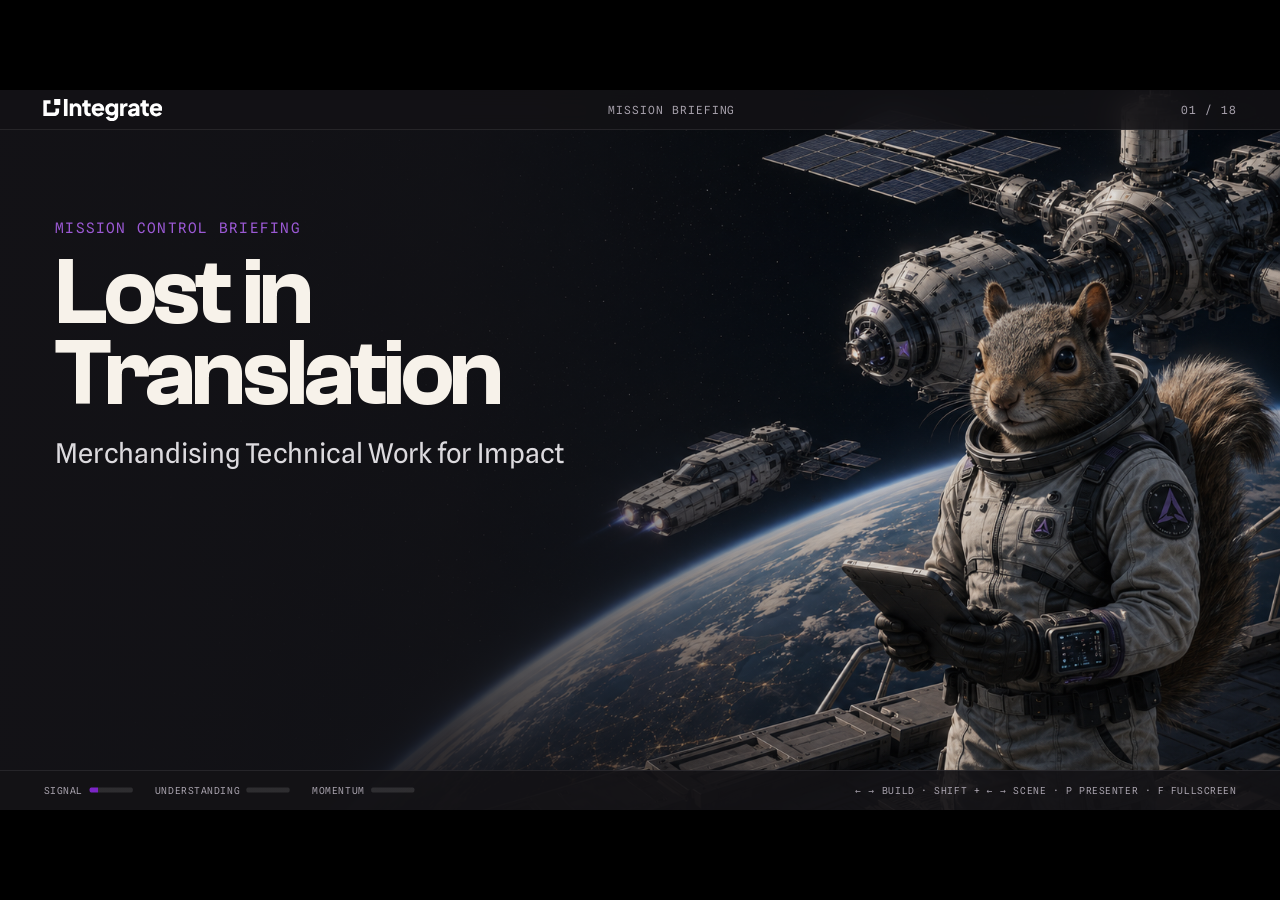
<file: index.html>
<!doctype html><html lang="en"><head><meta charset="utf-8"><meta name="viewport" content="width=device-width,initial-scale=1"><title>Lost in Translation</title><link rel="stylesheet" href="styles.css?v=brand-lab-v1"></head><body>
<div class="stage" id="stage">
<header class="topbar"><img src="assets/integrate-wordmark.svg" class="wordmark" alt="Integrate"><div class="phase" id="phase">MISSION BRIEFING</div><div class="count" id="count">01 / 18</div></header>
<main>
<section class="scene active scene-hero" data-phase="MISSION BRIEFING"><div class="hero-bg"></div><div class="hero-copy"><div class="eyebrow">MISSION CONTROL BRIEFING</div><h1>Lost in<br>Translation</h1><p>Merchandising Technical Work for Impact</p></div></section>

<section class="scene scene-console" data-phase="MISSION BRIEFING"><div class="scene-title">Incoming transmission</div><div class="transmission-grid"><article class="panel transmission"><span class="label">FIELD ENGINEER</span><p class="huge fragment">“Mission Control, docking alignment requires twelve manual corrections before every cargo transfer.”</p></article><article class="panel understanding acorn-panel"><img src="assets/acorn-tablet.png" class="acorn-img" alt="Commander Acorn reviewing data"><span class="label">MISSION CONTROL</span><div class="status fragment">MESSAGE RECEIVED</div><div class="status dim fragment">MEANING UNCLEAR</div><p class="clarify fragment">Please clarify.</p></article></div></section>

<section class="scene scene-console scene-translation" data-phase="MISSION BRIEFING"><div class="scene-title">The translation</div><h1 class="translation-heading">Same work.<br><em>Clearer meaning.</em></h1><div class="translation-compare"><article class="translation-card original"><span class="translation-label">ORIGINAL SIGNAL</span><blockquote>Docking alignment requires twelve manual corrections before every cargo transfer.</blockquote><b class="translation-status">CONTEXT INCOMPLETE</b></article><div class="translation-arrow fragment" aria-hidden="true">→</div><article class="translation-card translated fragment"><span class="translation-label">TRANSLATED FOR MISSION CONTROL</span><blockquote>If we spend one six-hour EVA redesigning the sequence now, we can make future cargo transfers predictable and protect upcoming mission schedules.</blockquote><div class="translation-signals"><span>Impact clear</span><span>Investment visible</span><span>Next step understood</span></div></article></div><div class="translation-takeaway fragment"><span>WHAT CHANGED?</span><p>The work didn’t change. <b>The translation did.</b></p><small>Clear translation makes useful discussion possible.</small></div></section>

<section class="scene scene-light" data-phase="SIGNAL ACQUISITION"><div class="scene-title dark">Every role sees a signal</div><div class="radar-layout"><div class="roles panel-light"><div class="role fragment"><b>Software Engineer</b><span>Architecture is constraining change.</span></div><div class="role fragment"><b>Design Engineer</b><span>The crew workflow creates friction.</span></div><div class="role fragment"><b>QA Engineer</b><span>The same regression pattern repeats.</span></div><div class="role fragment"><b>DevSecOps Engineer</b><span>Operational risk is increasing.</span></div><div class="role fragment"><b>Product Manager</b><span>Mission schedules are less predictable.</span></div></div><div class="radar panel-dark"><div class="radar-target"><div class="rings"></div><div class="sweep"></div><div class="center">SHARED<br>OPPORTUNITY</div></div><i class="blip b1"></i><i class="blip b2"></i><i class="blip b3"></i><i class="blip b4"></i><i class="blip b5"></i></div></div><h2 class="bottom-line dark fragment">We see the signals. Clarifying them turns observation into understanding and impact.</h2></section>

<section class="scene scene-dark scene-manifest" data-phase="SIGNAL ACQUISITION"><div class="scene-title">Merchandising, redefined</div><div class="manifest-stage"><div class="manifest-copy"><h1>The launch manifest has limited capacity.</h1><div class="manifest-list" aria-label="Launch manifest"><div class="manifest-list-title"><span>LAUNCH MANIFEST</span><b>LIMITED CAPACITY</b></div><div class="payload on"><span>Customer capability</span><b>MANIFESTED</b></div><div class="payload on"><span>Reliability improvement</span><b>MANIFESTED</b></div><div class="payload candidate fragment"><span>Docking sequence</span><b>CANDIDATE</b></div><div class="payload off"><span>Secondary enhancement</span><b>NOT MANIFESTED</b></div></div></div><figure class="manifest-visual fragment"><img src="assets/shipping-container-payload.png" alt="A launch container filled with manifested payloads and a small highlighted area of remaining capacity"><figcaption><span>MANIFEST CAPACITY</span><i></i><i></i><i></i><i></i><i></i><i></i><i class="open"></i><i class="open"></i></figcaption></figure><div class="manifest-message fragment"><span>THE OPPORTUNITY</span><p>We can change what we include if we clearly explain why.</p><div class="manifest-definition"><b>MERCHANDISING</b><span>Translating technical work into value so people can understand it and make informed decisions.</span></div></div></div></section>

<section class="scene scene-clarify-signal" data-phase="SIGNAL ACQUISITION"><div class="clarify-signal-bg"></div><div class="scene-title">Clarify the signal</div><div class="clarify-signal-copy"><h1>Clarity begins with curiosity.</h1><p>The best questions uncover the meaning behind the message.</p><div class="signal-questions" aria-label="Questions that clarify a signal"><div class="signal-question fragment"><b>01</b><span>What’s the real need?</span></div><div class="signal-question fragment"><b>02</b><span>What outcome are we trying to achieve?</span></div><div class="signal-question fragment"><b>03</b><span>Who needs to understand it?</span></div><div class="signal-question fragment"><b>04</b><span>What will it take to achieve that outcome?</span></div><div class="signal-question fragment"><b>05</b><span>How will we create opportunities for understanding?</span></div></div></div></section>

<section class="scene scene-dark scene-fourp-v2" data-phase="PAYLOAD SELECTION"><div class="scene-title">The Four Ps begin with a signal</div><div class="fourp-v2-wrap"><div class="fourp-v2-copy"><h1>The Four Ps begin with a signal.</h1><p>Every proposal starts as something someone has noticed. The Four Ps help turn that signal into something people can understand and act on.</p></div><div class="signal-hub fragment"><div class="signal-pulse"></div><span>THE SIGNAL</span><b>What have we noticed?</b></div><div class="fourp-grid-v2"><article class="framework-card fragment"><i class="icon-cube"><svg viewBox="0 0 24 24" aria-hidden="true" focusable="false"><path d="M12 3 20 7.5 12 12 4 7.5 12 3Z"/><path d="M4 7.5V16.5L12 21 20 16.5V7.5M12 12V21"/></svg></i><b>Product</b><span>What are we really offering?</span></article><article class="framework-card fragment"><i class="icon-place"><svg viewBox="0 0 24 24" aria-hidden="true" focusable="false"><path d="M19 10C19 15 12 21 12 21S5 15 5 10A7 7 0 0 1 19 10Z"/><circle cx="12" cy="10" r="2.5"/></svg></i><b>Place</b><span>Who needs to understand it?</span></article><article class="framework-card fragment"><i class="icon-price"><svg viewBox="0 0 24 24" aria-hidden="true" focusable="false"><path d="M4 4H13L21 12 12 21 4 13V4Z"/><circle cx="8.5" cy="8.5" r="1.5"/></svg></i><b>Price</b><span>What are we asking them to invest?</span></article><article class="framework-card fragment"><i class="icon-promo"><svg viewBox="0 0 24 24" aria-hidden="true" focusable="false"><path d="M4 10V14H8L17 18V6L8 10H4Z"/><path d="M8 14 10 20H14L12 16M20 9V15"/></svg></i><b>Promotion</b><span>How will we create opportunities for understanding?</span></article></div></div></section>

<section class="scene scene-dark" data-phase="PAYLOAD SELECTION"><div class="scene-title">Product: what are you really offering?</div><div class="dock-product"><div class="dock-visual panel-dark image-card"><img src="assets/docking-approach-clean.png" alt="Cargo spacecraft approaching orbital logistics hub"><div class="visual-overlay"><span>DOCKING SEQUENCE</span><b>12 manual corrections</b><small>Signal: cargo transfers are becoming harder to predict.</small></div></div><div class="outcome-chain"><div class="fragment">Redesigned sequence</div><i class="fragment"></i><div class="fragment">Fewer corrections</div><i class="fragment"></i><div class="fragment">Predictable docking</div><i class="fragment"></i><div class="fragment">Faster cargo transfer</div><i class="fragment"></i><div class="fragment strong">More mission time</div></div></div><h2 class="bottom-line fragment">The product is often what your work makes possible, not what gets built.</h2></section>

<section class="scene scene-light scene-place" data-phase="PAYLOAD SELECTION"><div class="scene-title dark">Place: meet the audience where they are</div><div class="audience-translator"><div class="fixed"><i class="place-signal-icon" aria-hidden="true"><svg viewBox="0 0 24 24" focusable="false"><path d="M19 10C19 15 12 21 12 21S5 15 5 10A7 7 0 0 1 19 10Z"/><circle cx="12" cy="10" r="2.5"/></svg></i><span>SAME SIGNAL</span><b>Docking requires twelve manual corrections.</b></div><div class="audience-cards"><article class="fragment"><b>Software Engineer</b><span>Coupling makes change harder.</span></article><article class="fragment"><b>Design Engineer</b><span>The workflow creates avoidable friction.</span></article><article class="fragment"><b>QA Engineer</b><span>Manual correction creates inconsistent outcomes.</span></article><article class="fragment"><b>DevSecOps Engineer</b><span>Reliability and recoverability are deteriorating.</span></article><article class="fragment"><b>Product Manager</b><span>Mission schedules are harder to predict.</span></article></div></div><p class="note dark fragment">Same truth. Different audience. Different translation.</p></section>

<section class="scene scene-light" data-phase="PAYLOAD SELECTION"><div class="scene-title dark">Price: make the investment visible</div><div class="price-layout"><div class="request-card panel-light"><div class="resource fragment"><span>CREW</span><b>2 engineers</b></div><div class="resource fragment"><span>TIME</span><b>1 EVA / 6 hours</b></div><div class="resource fragment"><span>TRADEOFF</span><b>Routine maintenance shifts</b></div><div class="resource fragment"><span>EXPECTED RETURN</span><b>Predictable future docking</b></div></div><blockquote class="fragment">We are asking for one six-hour EVA now so future cargo transfers become predictable, while temporarily shifting routine maintenance.</blockquote></div><h2 class="bottom-line dark fragment">A persuasive request makes both the investment and the tradeoff visible.</h2></section>

<section class="scene scene-dark" data-phase="PAYLOAD SELECTION"><div class="scene-title">Promotion: momentum is intentional</div><div class="channels"><div class="fragment">Engineering review</div><i class="fragment"></i><div class="fragment">Mission brief</div><i class="fragment"></i><div class="fragment">Planning</div><i class="fragment"></i><div class="fragment">Demo</div><i class="fragment"></i><div class="fragment">Status update</div></div><div class="momentum-seq fragment"><span>Repetition</span><b>→</b><span>Recognition</span><b>→</b><span>Understanding</span><b>→</b><span>Alignment</span><b>→</b><span>Momentum</span></div><blockquote class="bigquote fragment">Momentum is earned through clarity and repetition, not volume.</blockquote></section>

<section class="scene scene-light" data-phase="LAUNCH AUTHORIZATION"><div class="scene-title dark">A practical translation toolkit</div><div class="toolkit-wrap"><div class="toolkit"><div class="fragment"><span>SIGNAL</span><b>What have we noticed?</b></div><div class="fragment"><span>IMPACT</span><b>Who or what is affected?</b></div><div class="fragment"><span>OUTCOME</span><b>What becomes different?</b></div><div class="fragment"><span>INVESTMENT</span><b>What are we asking for?</b></div><div class="fragment"><span>EVIDENCE</span><b>What supports the signal?</b></div><div class="fragment"><span>NEXT STEP</span><b>What should happen now?</b></div></div><aside class="acorn-side acorn-problem-example fragment"><img src="assets/acorn-cockpit.png" alt="Commander Acorn at mission controls"><div class="acorn-problem-copy"><b>Commander Acorn’s problem worksheet</b><div><span>PROBLEM · OBSERVED SIGNAL</span><p>Docking alignment requires twelve manual corrections before every cargo transfer.</p></div><div><span>WHY IT MATTERS</span><p>Cargo transfers are becoming harder to predict.</p></div></div></aside></div><h2 class="bottom-line dark fragment">This is not paperwork. It is thinking made visible.</h2></section>

<section class="scene scene-light" data-phase="LAUNCH AUTHORIZATION"><div class="scene-title dark">From request to useful discussion</div><div class="before-after"><article class="panel-light fragment"><span>BEFORE</span><p>We should redesign the docking sequence because it is difficult to maintain.</p><b class="bad">CONTEXT INCOMPLETE</b></article><article class="panel-dark translated-request fragment"><span>AFTER · FOR MISSION PLANNING</span><p class="request-build"><span class="fragment"><small>SIGNAL + IMPACT</small>Every cargo transfer now requires twelve manual corrections, creating schedule risk.</span><span class="fragment"><small>INVESTMENT + TIMING</small>We propose one focused EVA before the next mission</span><span class="fragment"><small>OUTCOME</small>to make future docking predictable.</span></p><b class="good fragment">READY FOR DISCUSSION</b></article></div><p class="note dark fragment">Clear translation does not guarantee agreement. It makes useful discussion possible.</p></section>

<section class="scene scene-workshop" data-phase="MISSION SIMULATION"><div class="scene-title">Mission simulation</div><div class="workshop-copy"><h1>Bring your own signal.</h1><p>Choose real work that deserves greater awareness, support, or momentum.</p><div class="chips fragment"><span>Technical constraint</span><span>Customer opportunity</span><span>Quality concern</span><span>Design improvement</span><span>Operational risk</span><span>Process change</span></div><div class="callout fragment"><b>Choose one signal.</b><span>Merchandise it for one audience.</span></div></div></section>

<section class="scene scene-mission-canvas" data-phase="MISSION SIMULATION"><div class="scene-title">Mission canvas</div><div class="canvas-intro"><h1>Practice makes better requests.</h1><p>Run a quick simulation. Turn a vague request into one that drives action.</p></div><div class="canvas"><div class="canvas-card"><i aria-hidden="true">⌁</i><span>SIGNAL</span><b>What have you noticed?</b></div><div class="canvas-card"><i aria-hidden="true">◇</i><span>PRODUCT</span><b>What outcome are you offering?</b></div><div class="canvas-card"><i aria-hidden="true">◎</i><span>PLACE</span><b>Who needs to understand?</b></div><div class="canvas-card"><i aria-hidden="true">$</i><span>PRICE</span><b>What investment or tradeoff?</b></div><div class="canvas-card"><i aria-hidden="true">▷</i><span>PROMOTION</span><b>Where should this appear again?</b></div><div class="canvas-card"><i aria-hidden="true">▥</i><span>EVIDENCE</span><b>What do you know or infer?</b></div><div class="canvas-card wide"><i aria-hidden="true">?</i><span>ASK</span><b>What should happen next?</b></div></div><img class="simulation-acorn" src="assets/acorn-character-tablet.png" alt="Commander Acorn holding a tablet"><div class="simulation-prompt" id="promptBar">Which question would you ask first to clarify this signal?</div><div class="timer"><span id="timerText">05:00</span><button id="timerBtn">Start Timer</button></div></section>

<section class="scene scene-light" data-phase="MISSION SIMULATION"><div class="scene-title dark">Crew debrief</div><h1 class="debrief-title">Who discovered something about their own idea?</h1><div class="debrief"><div class="fragment">What was your signal?</div><div class="fragment">What outcome did you identify?</div><div class="fragment">Who needs to understand it?</div><div class="fragment">What are you asking for?</div><div class="fragment">What changed as you translated it?</div></div></section>

<section class="scene scene-dark" data-phase="DEBRIEF"><div class="scene-title">The shared language</div><div class="path"><div>SIGNAL</div><i></i><div>TRANSLATION</div><i></i><div>UNDERSTANDING</div><i></i><div>MOMENTUM</div></div><h1 class="closing-question fragment">What mission are you asking people to approve?</h1></section>

<section class="scene scene-final" data-phase="DEBRIEF"><div class="final-bg"></div><div class="final-copy"><h2 class="fragment">Every mission begins with someone noticing a signal.</h2><p class="fragment">Make sure the rest of us can see it too.</p></div></section>
</main>
<footer><div class="meters"><span>SIGNAL <i id="m1"></i></span><span>UNDERSTANDING <i id="m2"></i></span><span>MOMENTUM <i id="m3"></i></span></div><div class="controls">← → build · Shift + ← → scene · P presenter · F fullscreen</div></footer>
<script src="presentation.js?v=sync-v2"></script></div></body></html>
</file>
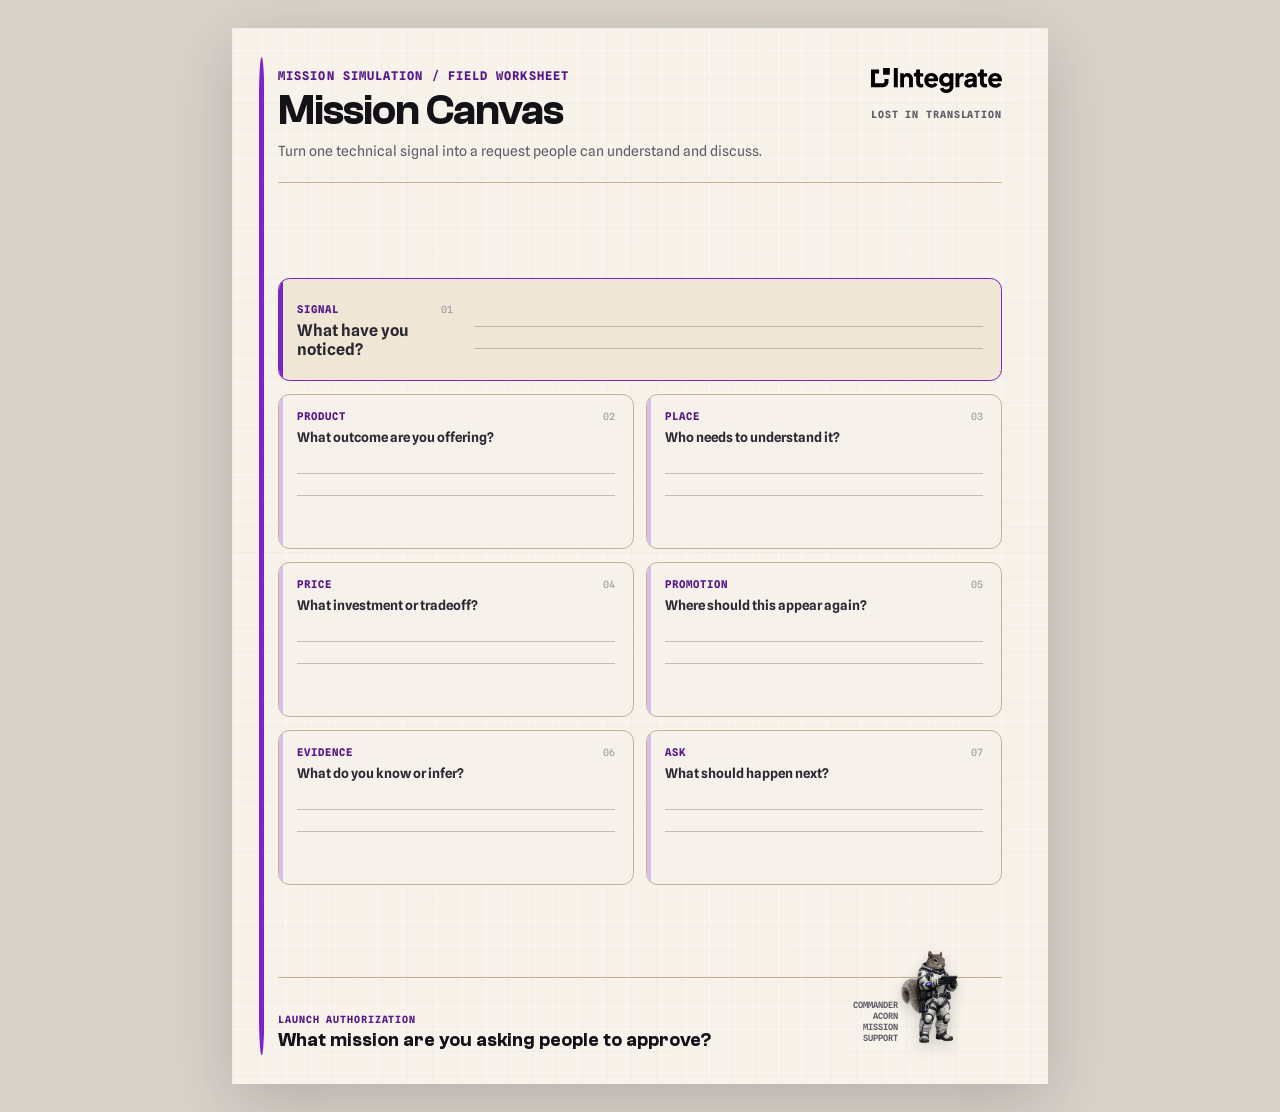
<file: mission-canvas.html>
<!doctype html>
<html lang="en">
<head>
  <meta charset="utf-8">
  <meta name="viewport" content="width=device-width,initial-scale=1">
  <title>Lost in Translation - Mission Canvas</title>
  <style>
    @font-face { font-family: "Clash Grotesk"; src: url("assets/fonts/ClashGrotesk-Variable.woff2") format("woff2"); font-weight: 200 700; font-display: swap; }
    @font-face { font-family: "Spline Sans"; src: url("assets/fonts/SplineSans-Variable.woff2") format("woff2"); font-weight: 300 700; font-display: swap; }
    @font-face { font-family: "Spline Sans Mono"; src: url("assets/fonts/SplineSansMono-Variable.woff2") format("woff2"); font-weight: 300 700; font-display: swap; }

    :root {
      --ink: #131216;
      --ink-soft: #2A2830;
      --mauve: #615B65;
      --mauve-light: #A6A0AB;
      --cream: #F7F2EA;
      --cream-panel: #EFE6D5;
      --cream-line: #C3B190;
      --purple: #7B25C6;
      --purple-dark: #561A8B;
      --purple-light: #D7BEEE;
    }

    * { box-sizing: border-box; }
    @page { size: Letter portrait; margin: 0; }

    html, body {
      min-height: 100%;
      margin: 0;
      background: #d8d3ca;
      color: var(--ink);
      font-family: "Spline Sans", Arial, sans-serif;
    }

    body { display: grid; place-items: start center; padding: 28px 0; }

    .sheet {
      position: relative;
      width: 8.5in;
      height: 11in;
      display: grid;
      grid-template-rows: auto 1fr auto;
      overflow: hidden;
      padding: .42in .48in .34in;
      background:
        linear-gradient(rgba(97,91,101,.035) 1px, transparent 1px),
        linear-gradient(90deg, rgba(97,91,101,.035) 1px, transparent 1px),
        var(--cream);
      background-size: .26in .26in, .26in .26in, auto;
      box-shadow: 0 18px 60px rgba(19,18,22,.18);
    }

    .print-rail {
      position: absolute;
      z-index: 5;
      left: .28in;
      top: .3in;
      bottom: .3in;
      width: .055in;
      height: calc(100% - .6in);
      pointer-events: none;
    }

    .masthead {
      display: grid;
      grid-template-columns: 1fr 1.48in;
      gap: .35in;
      align-items: start;
      padding-bottom: .22in;
      border-bottom: 1px solid var(--cream-line);
    }

    .eyebrow, .card-label, .mission-id, .footer-label {
      font-family: "Spline Sans Mono", monospace;
      font-weight: 700;
      letter-spacing: .09em;
      text-transform: uppercase;
    }

    .eyebrow { margin-bottom: .09in; color: var(--purple-dark); font-size: 9pt; }
    h1 { margin: 0; font: 600 32pt/.9 "Clash Grotesk", sans-serif; letter-spacing: -.025em; }
    .subtitle { margin: .12in 0 0; color: var(--mauve); font-size: 10.5pt; line-height: 1.35; }
    .brand { display: grid; justify-items: end; gap: .16in; }
    .brand img { display: block; width: 1.36in; filter: brightness(0); }
    .mission-id { color: var(--mauve); font-size: 7.5pt; }

    .canvas {
      display: grid;
      grid-template-columns: repeat(2, minmax(0, 1fr));
      grid-template-rows: 1.08in repeat(3, 1.62in);
      gap: .13in;
      align-content: center;
      padding: .2in 0 .16in;
    }

    .card {
      position: relative;
      overflow: hidden;
      padding: .16in .19in .13in;
      border: 1px solid var(--cream-line);
      border-radius: .12in;
      background: rgba(247,242,234,.94);
    }

    .card::before { content: ""; position: absolute; left: 0; top: 0; bottom: 0; width: 4px; background: var(--purple-light); }

    .card.signal {
      grid-column: 1 / -1;
      display: grid;
      grid-template-columns: 1.62in 1fr;
      gap: .22in;
      align-items: center;
      border-color: var(--purple);
      background: var(--cream-panel);
    }

    .card.signal::before { background: var(--purple); }
    .card-head { display: flex; align-items: baseline; justify-content: space-between; gap: .12in; }
    .card-label { color: var(--purple-dark); font-size: 8pt; }
    .card-number { color: var(--mauve-light); font: 500 7.5pt/1 "Spline Sans Mono", monospace; }
    .question { margin: .055in 0 .07in; color: var(--ink-soft); font-size: 10pt; font-weight: 650; line-height: 1.2; }
    .signal .question { margin: .045in 0 0; font-size: 12pt; }

    .writing-lines {
      height: .7in;
      background: repeating-linear-gradient(to bottom, transparent 0, transparent .225in, rgba(97,91,101,.35) .225in, rgba(97,91,101,.35) calc(.225in + 1px));
    }

    .signal .writing-lines { height: .56in; }

    .footer {
      position: relative;
      min-height: .78in;
      display: grid;
      grid-template-columns: 1fr 1.08in;
      align-items: end;
      padding: .13in 1.05in 0 0;
      border-top: 1px solid var(--cream-line);
    }

    .footer-label { display: block; margin-bottom: .05in; color: var(--purple-dark); font-size: 7.5pt; }
    .closing-question { margin: 0; font: 600 14pt/1.15 "Clash Grotesk", sans-serif; }

    .acorn {
      position: absolute;
      z-index: 2;
      right: .23in;
      bottom: -.04in;
      width: .94in;
      height: 1.2in;
      object-fit: contain;
      object-position: center bottom;
      filter: drop-shadow(0 5px 7px rgba(19,18,22,.18));
    }

    .acorn-caption {
      position: absolute;
      right: 1.08in;
      bottom: .08in;
      width: .72in;
      color: var(--mauve);
      font: 600 6.5pt/1.25 "Spline Sans Mono", monospace;
      text-align: right;
      text-transform: uppercase;
    }

    @media print {
      html, body { background: transparent; }
      body { display: block; padding: 0; }
      .sheet { background: #fff; box-shadow: none; print-color-adjust: exact; -webkit-print-color-adjust: exact; }
      .card, .card.signal { background: #fff; }
    }

    @media screen and (max-width: 850px) { body { display: block; padding: 0; overflow-x: auto; } }
  </style>
</head>
<body>
  <main class="sheet">
    <svg class="print-rail" viewBox="0 0 8 100" preserveAspectRatio="none" aria-hidden="true">
      <rect width="8" height="100" rx="4" fill="#7B25C6"/>
    </svg>
    <header class="masthead">
      <div>
        <div class="eyebrow">Mission simulation / field worksheet</div>
        <h1>Mission Canvas</h1>
        <p class="subtitle">Turn one technical signal into a request people can understand and discuss.</p>
      </div>
      <div class="brand">
        <img src="assets/integrate-wordmark.svg" alt="Integrate">
        <div class="mission-id">Lost in Translation</div>
      </div>
    </header>

    <section class="canvas" aria-label="Mission Canvas worksheet">
      <article class="card signal">
        <div><div class="card-head"><span class="card-label">Signal</span><span class="card-number">01</span></div><p class="question">What have you noticed?</p></div>
        <div class="writing-lines" aria-hidden="true"></div>
      </article>
      <article class="card"><div class="card-head"><span class="card-label">Product</span><span class="card-number">02</span></div><p class="question">What outcome are you offering?</p><div class="writing-lines" aria-hidden="true"></div></article>
      <article class="card"><div class="card-head"><span class="card-label">Place</span><span class="card-number">03</span></div><p class="question">Who needs to understand it?</p><div class="writing-lines" aria-hidden="true"></div></article>
      <article class="card"><div class="card-head"><span class="card-label">Price</span><span class="card-number">04</span></div><p class="question">What investment or tradeoff?</p><div class="writing-lines" aria-hidden="true"></div></article>
      <article class="card"><div class="card-head"><span class="card-label">Promotion</span><span class="card-number">05</span></div><p class="question">Where should this appear again?</p><div class="writing-lines" aria-hidden="true"></div></article>
      <article class="card"><div class="card-head"><span class="card-label">Evidence</span><span class="card-number">06</span></div><p class="question">What do you know or infer?</p><div class="writing-lines" aria-hidden="true"></div></article>
      <article class="card"><div class="card-head"><span class="card-label">Ask</span><span class="card-number">07</span></div><p class="question">What should happen next?</p><div class="writing-lines" aria-hidden="true"></div></article>
    </section>

    <footer class="footer">
      <div><span class="footer-label">Launch authorization</span><p class="closing-question">What mission are you asking people to approve?</p></div>
      <span class="acorn-caption">Commander Acorn<br>Mission support</span>
      <img class="acorn" src="assets/acorn-character-tablet.png" alt="Commander Acorn holding a tablet">
    </footer>
  </main>
</body>
</html>
</file>
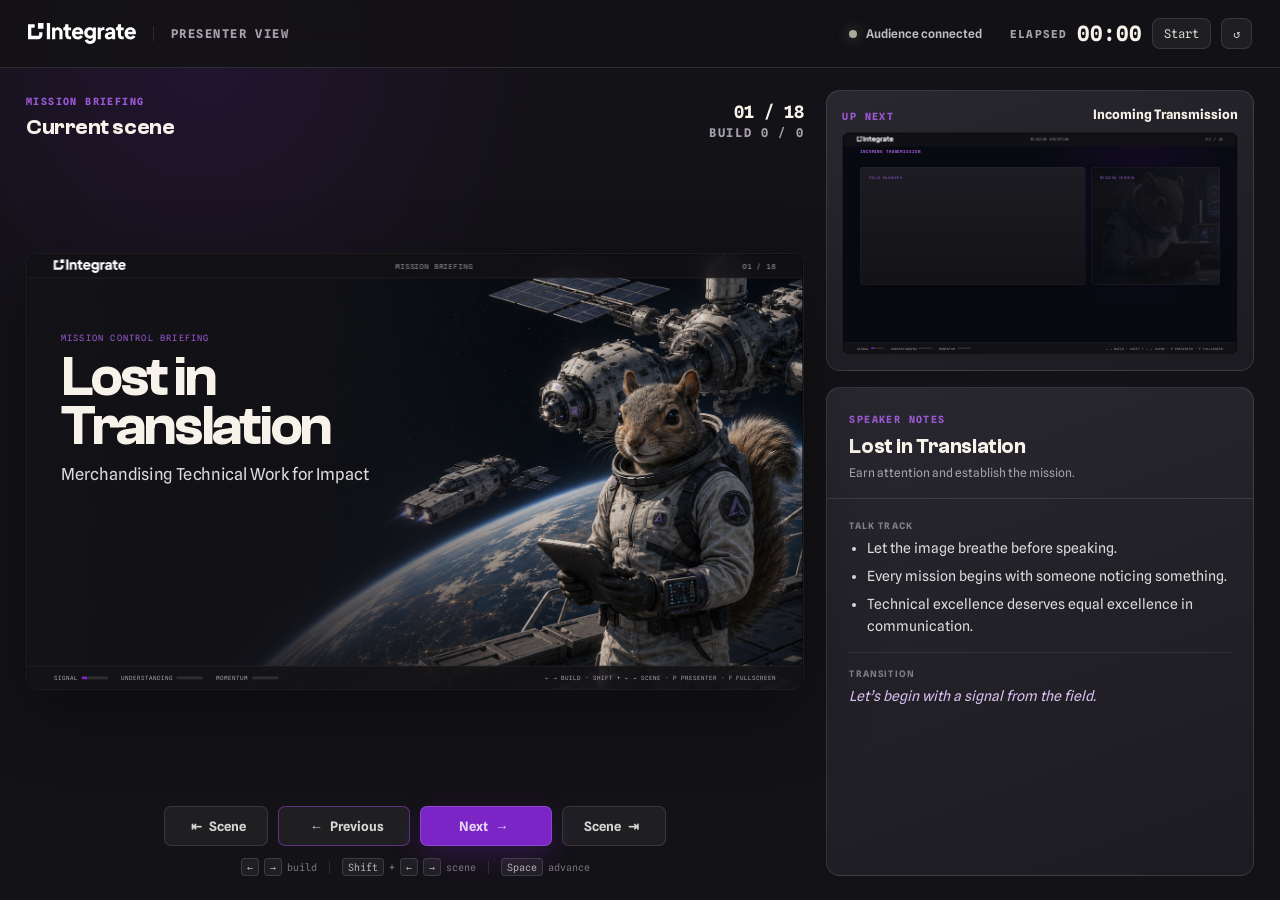
<file: presenter.html>
<!doctype html>
<html lang="en">
<head>
  <meta charset="utf-8">
  <meta name="viewport" content="width=device-width,initial-scale=1">
  <title>Lost in Translation — Presenter View</title>
  <link rel="stylesheet" href="presenter.css">
</head>
<body>
  <div class="presenter-shell">
    <header class="presenter-header">
      <div class="brand-lockup">
        <img src="assets/integrate-wordmark.svg" alt="Integrate">
        <span>Presenter View</span>
      </div>
      <div class="header-status">
        <span class="connection waiting" id="connection"><i></i> Connecting to audience</span>
        <div class="elapsed">
          <span>Elapsed</span>
          <b id="elapsed">00:00</b>
          <button id="clockToggle" type="button">Start</button>
          <button class="icon-button" id="clockReset" type="button" aria-label="Reset elapsed time" title="Reset elapsed time">↺</button>
        </div>
      </div>
    </header>

    <main class="presenter-grid">
      <section class="current-column" aria-labelledby="currentLabel">
        <div class="section-heading">
          <div>
            <span id="phase">MISSION BRIEFING</span>
            <h1 id="currentLabel">Current scene</h1>
          </div>
          <div class="position">
            <b id="scenePosition">01 / 18</b>
            <span id="buildPosition">Build 0 / 0</span>
          </div>
        </div>

        <div class="preview-frame current-preview">
          <iframe id="currentPreview" src="index.html?preview=1" title="Current scene preview" tabindex="-1"></iframe>
        </div>

        <div class="transport" aria-label="Presentation controls">
          <button type="button" id="previousScene" title="Previous scene (Shift + Left)"><span>⇤</span> Scene</button>
          <button type="button" class="primary-control" id="previousBuild" title="Previous build (Left)"><span>←</span> Previous</button>
          <button type="button" class="primary-control next-control" id="nextBuild" title="Next build (Right or Space)">Next <span>→</span></button>
          <button type="button" id="nextScene" title="Next scene (Shift + Right)">Scene <span>⇥</span></button>
        </div>

        <p class="keyboard-help"><kbd>←</kbd><kbd>→</kbd> build <i></i> <kbd>Shift</kbd> + <kbd>←</kbd><kbd>→</kbd> scene <i></i> <kbd>Space</kbd> advance</p>
      </section>

      <aside class="guide-column" aria-label="Presenter guidance">
        <section class="next-panel">
          <div class="panel-heading">
            <span>Up next</span>
            <b id="nextTitle">Incoming Transmission</b>
          </div>
          <div class="preview-frame next-preview" id="nextPreviewFrame">
            <iframe id="nextPreview" src="index.html?preview=1" title="Next scene preview" tabindex="-1"></iframe>
            <div class="mission-complete" id="missionComplete">Mission complete</div>
          </div>
        </section>

        <section class="notes-panel" aria-labelledby="notesTitle">
          <div class="notes-heading">
            <span>Speaker notes</span>
            <h2 id="notesTitle">Lost in Translation</h2>
            <p id="notesPurpose"></p>
          </div>
          <div class="notes-content" id="notesContent"></div>
        </section>
      </aside>
    </main>
  </div>

  <script src="speaker-notes.js"></script>
  <script src="presenter.js?v=sync-v2"></script>
</body>
</html>
</file>
<file: styles.css>
@font-face{font-family:"Clash Grotesk";src:url("assets/fonts/ClashGrotesk-Variable.woff2") format("woff2");font-weight:200 700;font-style:normal;font-display:swap}
@font-face{font-family:"Spline Sans";src:url("assets/fonts/SplineSans-Variable.woff2") format("woff2");font-weight:300 700;font-style:normal;font-display:swap}
@font-face{font-family:"Spline Sans Mono";src:url("assets/fonts/SplineSansMono-Variable.woff2") format("woff2");font-weight:300 700;font-style:normal;font-display:swap}
:root{--ink-900:#131216;--ink-700:#1D1C22;--ink-500:#2A2830;--ink-300:#5D5C62;--ink-200:#908F93;--ink-100:#BFBEC1;--ink-50:#E1E1E2;--mauve-900:#3E3A41;--mauve-700:#615B65;--mauve-500:#8A8290;--mauve-300:#A6A0AB;--mauve-100:#DCDADE;--cream-50:#F7F2EA;--cream-100:#EFE6D5;--cream-200:#E6D9C1;--cream-500:#C3B190;--purple-700:#561A8B;--purple-500:#7B25C6;--purple-300:#9B59D4;--purple-100:#D7BEEE;--terra-500:#D86D4A;--terra-300:#E19075;--sage:#A9A996;--rust:#692818;--olive:#59564A;--font-display:"Clash Grotesk",-apple-system,BlinkMacSystemFont,"Helvetica Neue",sans-serif;--font-sans:"Spline Sans",-apple-system,BlinkMacSystemFont,"Helvetica Neue",Arial,sans-serif;--font-mono:"Spline Sans Mono",ui-monospace,"SF Mono",Menlo,monospace;--purple:var(--purple-500);--ink:var(--ink-900);--white:var(--cream-50);--space:var(--ink-900);--panel:var(--ink-700);--muted:var(--mauve-300);--line:rgba(225,225,226,.13);--green:var(--sage);--amber:var(--terra-500);--blue:var(--purple-300);--shadow:0 1px 2px rgba(0,0,0,.4),0 8px 24px rgba(0,0,0,.25)}
*{box-sizing:border-box}html,body{margin:0;width:100%;height:100%;overflow:hidden;background:#000;font-family:"PPMonument","PP Monument",Inter,Arial,sans-serif;color:#fff}body{display:grid;place-items:center}.stage{width:1600px;height:900px;position:relative;overflow:hidden;flex:none;background:var(--space);box-shadow:0 0 80px #000;transform:scale(var(--stage-scale,1));transform-origin:center center}.scene{position:absolute;inset:0;display:none;padding:8.5% 4.2% 7.2%;overflow:hidden}.scene.active{display:block}.topbar{position:absolute;z-index:20;left:0;right:0;top:0;height:5.6%;padding:0 3.4%;display:flex;align-items:center;justify-content:space-between;border-bottom:1px solid var(--line);background:rgba(4,7,12,.74)}.wordmark{height:28px;filter:brightness(0) invert(1)}.phase,.count{font-size:14px;letter-spacing:.14em;text-transform:uppercase;color:rgba(255,255,255,.7)}footer{position:absolute;z-index:20;left:0;right:0;bottom:0;height:5.6%;padding:0 3.4%;display:flex;align-items:center;justify-content:space-between;border-top:1px solid var(--line);background:rgba(4,7,12,.82);font-size:12px;letter-spacing:.1em;text-transform:uppercase;color:rgba(255,255,255,.58)}.meters{display:flex;gap:28px}.meters span{display:flex;align-items:center;gap:8px}.meters i{display:block;width:54px;height:6px;border-radius:4px;background:linear-gradient(90deg,var(--purple) var(--v,0%),rgba(255,255,255,.12) var(--v,0%))}.scene-title{position:absolute;left:4.2%;top:7%;font-size:17px;letter-spacing:.1em;text-transform:uppercase;color:#b465eb;font-weight:700}.scene-title.dark{color:#6b2a9b}.scene-light{background:#f7f5f0;color:var(--ink)}.scene-dark,.scene-console{background:radial-gradient(circle at 75% 30%,rgba(127,16,208,.12),transparent 35%),#070a10}.panel,.panel-dark{background:linear-gradient(180deg,#111925,#0a0f17);border:1px solid var(--line);border-radius:16px}.panel-light{background:#fff;border:1px solid rgba(13,24,21,.12);border-radius:16px;box-shadow:0 18px 50px rgba(13,24,21,.08)}h1,h2,h3,p{margin-top:0}.fragment{opacity:0;transform:translateY(16px);transition:.45s ease}.fragment.visible{opacity:1;transform:none}.hero-bg,.final-bg{position:absolute;inset:0;background:linear-gradient(90deg,rgba(3,5,10,.98),rgba(3,5,10,.8) 35%,rgba(3,5,10,.1) 68%),url('assets/opening-clean.png') center/cover no-repeat}.hero-copy{position:absolute;left:4.3%;top:18%;width:46%;z-index:2}.eyebrow{font-size:18px;letter-spacing:.1em;color:#b465eb}.hero-copy h1{font-size:118px;line-height:.86;letter-spacing:-.055em;margin:20px 0 28px}.hero-copy p{font-size:34px;line-height:1.2;color:rgba(255,255,255,.76);max-width:600px}.transmission-grid{display:grid;grid-template-columns:1.4fr .8fr;gap:24px;height:74%}.transmission,.understanding{padding:34px}.label{font-size:14px;letter-spacing:.12em;color:#b465eb}.huge{font-size:39px;line-height:1.22;margin-top:28px}.status{padding:18px 20px;border:1px solid rgba(78,216,161,.45);margin-top:22px;font-size:21px}.status.dim{border-color:rgba(255,255,255,.16);color:rgba(255,255,255,.5)}.clarify{font-size:43px;margin-top:55px}.compare{display:grid;grid-template-columns:1fr 1fr;gap:22px}.compare article{padding:32px;min-height:330px}.compare p{font-size:29px;line-height:1.32}.translated{border-color:rgba(127,16,208,.8)}.pillrow{display:flex;gap:10px;flex-wrap:wrap}.pillrow span{padding:8px 12px;border-radius:999px;background:rgba(127,16,208,.15);color:#d49cff}.question{text-align:center;font-size:54px;margin:46px 0 8px}.answer{text-align:center;font-size:27px;color:rgba(255,255,255,.7)}.radar-layout{display:grid;grid-template-columns:36% 64%;gap:24px;height:68%}.roles{padding:20px 28px}.role{padding:15px 0;border-bottom:1px solid rgba(13,24,21,.1)}.role b{font-size:23px}.role span{display:block;font-size:17px;color:#5c6663;margin-top:4px}.radar{position:relative;display:grid;place-items:center;overflow:hidden}.rings{width:520px;aspect-ratio:1;border-radius:50%;background:repeating-radial-gradient(circle,transparent 0 14%,rgba(97,169,255,.22) 14.3% 14.8%),linear-gradient(90deg,transparent 49.8%,rgba(97,169,255,.3) 50%,transparent 50.2%),linear-gradient(transparent 49.8%,rgba(97,169,255,.3) 50%,transparent 50.2%);border:1px solid rgba(97,169,255,.42)}.sweep{position:absolute;width:520px;aspect-ratio:1;border-radius:50%;background:conic-gradient(from 25deg,rgba(127,16,208,.48),transparent 14%,transparent);animation:sweep 7s linear infinite}@keyframes sweep{to{transform:rotate(360deg)}}.blip{position:absolute;width:16px;height:16px;border-radius:50%;border:3px solid #c778ff;background:#0a0f17;z-index:4}.b1{left:41%;top:28%}.b2{left:67%;top:31%}.b3{left:72%;top:63%}.b4{left:39%;top:70%}.b5{left:28%;top:50%}.center{position:absolute;width:120px;height:120px;border-radius:50%;display:grid;place-items:center;text-align:center;font-size:16px;background:var(--purple);box-shadow:0 0 0 20px rgba(127,16,208,.13),0 0 55px rgba(127,16,208,.5)}.bottom-line{position:absolute;left:4.2%;right:4.2%;bottom:8.1%;font-size:30px}.manifest-layout{display:grid;grid-template-columns:42% 58%;gap:38px}.manifest{padding:30px}.manifest h3{font-size:28px}.capacity span{font-size:13px}.capacity div{height:12px;background:#e6e0e8;margin:8px 0 26px;border-radius:8px;overflow:hidden}.capacity i{display:block;height:100%;background:var(--purple)}.payload{padding:18px;border-top:1px solid #eee;display:flex;justify-content:space-between;font-size:20px}.payload b{font-size:12px}.payload.candidate{background:#f1e3fb;border:1px solid #c687ed}.payload.off{opacity:.45}.definition p{font-size:25px;color:#5a625f;margin:15px 0}.definition h2{font-size:50px;line-height:1.08}.definition em{color:var(--purple);font-style:normal}.definition blockquote{font-size:25px;line-height:1.42;border-left:5px solid var(--purple);padding-left:22px;margin:34px 0}.ladder{display:grid;grid-template-columns:1fr 60px 1fr 60px 1fr 60px 1fr 60px 1fr;align-items:center;margin-top:90px}.rung{min-height:180px;padding:24px;border:1px solid var(--line);border-radius:14px;background:#101722}.rung span{font-size:14px;color:#b465eb}.rung b{display:block;font-size:24px;line-height:1.25;margin-top:18px}.rung.value{border-color:#4ed8a1}.ladder>i{height:3px;background:linear-gradient(90deg,var(--purple),#4ed8a1)}.prompt{text-align:center;font-size:27px;margin-top:58px;color:rgba(255,255,255,.75)}.fourp{position:relative;height:70%;display:grid;grid-template-columns:repeat(4,1fr);gap:18px;align-items:end}.signal-core{position:absolute;left:50%;top:4%;transform:translateX(-50%);width:220px;height:140px;border-radius:70px;display:grid;place-items:center;text-align:center;background:var(--purple);color:#fff;font-size:28px}.signal-core small{font-size:14px;display:block}.pcard{min-height:250px;background:#fff;border:1px solid rgba(13,24,21,.13);border-top:6px solid var(--purple);border-radius:16px;padding:28px}.pcard b{font-size:34px}.pcard span{display:block;font-size:21px;line-height:1.35;margin-top:16px;color:#59625e}.dock-product{display:grid;grid-template-columns:42% 58%;gap:26px;height:63%}.dock-visual{position:relative;overflow:hidden}.ship{position:absolute;width:170px;height:78px;background:linear-gradient(90deg,#8f98a3,#e5e8eb);clip-path:polygon(0 20%,78% 20%,100% 50%,78% 80%,0 80%,14% 50%);left:16%;top:44%}.station-ring{position:absolute;width:210px;height:210px;border:20px solid #89929c;border-radius:50%;right:12%;top:30%;box-shadow:0 0 0 28px rgba(255,255,255,.04)}.corrections{position:absolute;left:10%;bottom:12%;font-size:32px;color:#f2ae44}.outcome-chain{display:grid;grid-template-columns:1fr 40px 1fr 40px 1fr 40px 1fr 40px 1fr;align-items:center}.outcome-chain div{min-height:130px;padding:25px;border-radius:14px;border:1px solid var(--line);display:grid;place-items:center;text-align:center;font-size:22px}.outcome-chain i{height:3px;background:var(--purple)}.outcome-chain .strong{border-color:#4ed8a1;color:#4ed8a1}.audience-translator{display:grid;grid-template-columns:28% 72%;gap:24px}.fixed{background:var(--ink);color:#fff;border-radius:16px;padding:30px}.fixed span{font-size:14px;color:#b465eb}.fixed b{display:block;font-size:29px;line-height:1.3;margin-top:20px}.audience-cards{display:grid;grid-template-columns:repeat(5,1fr);gap:12px}.audience-cards article{background:#fff;border:1px solid rgba(13,24,21,.12);border-radius:14px;padding:20px}.audience-cards b{font-size:21px}.audience-cards span{display:block;font-size:17px;line-height:1.35;margin-top:14px;color:#5a625f}.note{font-size:25px;text-align:center;margin-top:42px}.price-layout{display:grid;grid-template-columns:45% 55%;gap:34px}.request-card{padding:22px 32px}.resource{display:flex;justify-content:space-between;padding:22px 0;border-bottom:1px solid #eee}.resource span{font-size:14px;color:#7a827f}.resource b{font-size:22px}.price-layout blockquote{font-size:35px;line-height:1.3;margin:0;padding:30px;border-left:6px solid var(--purple)}.channels{display:flex;align-items:center;justify-content:center;gap:12px;margin-top:100px}.channels div{padding:22px 25px;border:1px solid var(--line);border-radius:12px;font-size:20px}.channels i{width:42px;height:3px;background:var(--purple)}.momentum-seq{display:flex;justify-content:center;gap:16px;margin-top:55px;font-size:24px}.bigquote{text-align:center;font-size:40px;margin:70px auto 0;max-width:1200px;color:#d9bcf0}.toolkit{display:grid;grid-template-columns:repeat(3,1fr);gap:18px}.toolkit div{background:#fff;border:1px solid rgba(13,24,21,.12);border-radius:16px;padding:30px;min-height:165px}.toolkit span{font-size:14px;color:var(--purple)}.toolkit b{display:block;font-size:24px;margin-top:15px}.before-after{display:grid;grid-template-columns:1fr 1fr;gap:24px}.before-after article{padding:34px;min-height:320px}.before-after span{font-size:14px;color:var(--purple)}.before-after p{font-size:31px;line-height:1.35;margin:26px 0}.bad,.good{font-size:14px;padding:10px 12px;border-radius:6px}.bad{background:#fee5e0;color:#a32918}.good{background:#dff7ed;color:#176746}.scene-workshop{background:linear-gradient(130deg,#060910,#171024)}.workshop-copy h1{font-size:94px;letter-spacing:-.04em;margin:45px 0 20px}.workshop-copy>p{font-size:30px;color:rgba(255,255,255,.72)}.chips{display:flex;flex-wrap:wrap;gap:13px;margin-top:42px}.chips span{padding:14px 18px;border-radius:999px;border:1px solid rgba(255,255,255,.22);font-size:18px}.callout{margin-top:55px;padding:24px 28px;border:1px solid rgba(127,16,208,.8);border-radius:14px;display:flex;justify-content:space-between;font-size:25px}.canvas{display:grid;grid-template-columns:repeat(3,1fr);gap:15px}.canvas div{background:#fff;border:1px solid rgba(13,24,21,.12);border-radius:14px;padding:24px;min-height:130px}.canvas .wide{grid-column:span 3}.canvas span{font-size:13px;color:var(--purple)}.canvas b{display:block;font-size:21px;margin-top:12px}.timer{position:absolute;right:4.2%;bottom:10%;display:flex;align-items:center;gap:14px}.timer span{font-size:48px}.timer button{border:0;background:var(--purple);color:#fff;border-radius:9px;padding:14px 18px;font-size:16px}.promptbar{position:absolute;left:4.2%;bottom:10.4%;font-size:21px}.debrief-title{font-size:64px;max-width:1100px;margin:40px 0}.debrief{display:grid;grid-template-columns:repeat(5,1fr);gap:14px}.debrief div{background:#fff;border:1px solid rgba(13,24,21,.12);border-radius:14px;padding:24px;font-size:20px}.path{display:flex;align-items:center;justify-content:center;gap:20px;margin-top:160px}.path div{padding:24px 28px;border:1px solid var(--line);border-radius:14px;font-size:23px}.path i{width:80px;height:3px;background:var(--purple)}.closing-question{text-align:center;font-size:58px;margin-top:80px}.scene-final{padding:0}.final-bg{background:linear-gradient(90deg,rgba(3,5,10,.92),rgba(3,5,10,.3)),url('assets/opening-clean.png') center/cover no-repeat;filter:saturate(.8) brightness(.75)}.final-copy{position:absolute;left:7%;top:32%;width:50%}.final-copy h2{font-size:58px;line-height:1.08}.final-copy p{font-size:31px;color:rgba(255,255,255,.75);margin-top:26px}.notes{position:absolute;display:none;z-index:100;inset:8% 5%;background:#fff;color:#111;padding:30px;border-radius:14px;overflow:auto;font:18px/1.5 Arial}.notes.show{display:block}

/* r2 visual polish: more Commander Acorn, stronger spaceship visual */
.acorn-panel { position: relative; overflow: hidden; }
.acorn-panel .acorn-img { position: absolute; right: 0; bottom: 0; width: 58%; height: 100%; object-fit: cover; opacity: .28; filter: saturate(.85) contrast(1.05); }
.acorn-panel > :not(.acorn-img) { position: relative; z-index: 2; }
.image-card { position: relative; overflow: hidden; padding: 0 !important; min-height: 430px; }
.image-card img { width: 100%; height: 100%; min-height: 430px; object-fit: cover; display: block; filter: saturate(.92) contrast(1.05) brightness(.8); }
.image-card::after { content: ""; position: absolute; inset: 0; background: linear-gradient(180deg, transparent 38%, rgba(3,5,10,.92)); pointer-events: none; }
.visual-overlay { position: absolute; left: 26px; right: 26px; bottom: 24px; z-index: 2; padding: 20px 22px; border-radius: 14px; background: rgba(3,5,10,.72); border: 1px solid rgba(255,255,255,.16); backdrop-filter: blur(10px); }
.visual-overlay span { display: block; font-size: 13px; letter-spacing: .14em; color: #d7a1ff; margin-bottom: 8px; }
.visual-overlay b { display: block; font-size: 31px; line-height: 1.05; color: #fff; }
.visual-overlay small { display: block; font-size: 17px; line-height: 1.28; color: rgba(255,255,255,.72); margin-top: 10px; }
.acorn-note { margin-top: 28px; display: flex; align-items: center; gap: 18px; max-width: 620px; padding: 14px 16px; border-radius: 14px; background: #fff; border: 1px solid rgba(13,24,21,.12); box-shadow: 0 10px 30px rgba(13,24,21,.08); }
.acorn-note img { width: 92px; height: 92px; border-radius: 14px; object-fit: cover; object-position: center 25%; }
.acorn-note span { font-size: 22px; line-height: 1.25; color: var(--ink); }
.toolkit-wrap { display: grid; grid-template-columns: 1fr 330px; gap: 22px; align-items: stretch; }
.toolkit-wrap .toolkit { grid-template-columns: repeat(3,1fr); }
.acorn-side { background: var(--ink); color: #fff; border-radius: 18px; overflow: hidden; border: 1px solid rgba(255,255,255,.12); min-height: 360px; box-shadow: 0 20px 55px rgba(0,0,0,.18); }
.acorn-side img { width: 100%; height: 210px; object-fit: cover; display: block; filter: saturate(.9) brightness(.86); }
.acorn-side b { display: block; color: #d49cff; font-size: 16px; letter-spacing: .08em; text-transform: uppercase; padding: 22px 22px 8px; }
.acorn-side span { display: block; font-size: 22px; line-height: 1.28; color: rgba(255,255,255,.78); padding: 0 22px 22px; }
.acorn-problem-example img { height: 142px; object-position: center 38%; }
.acorn-problem-copy { padding: 18px 20px 20px; }
.acorn-problem-copy > b { padding: 0 0 14px; font-size: 13px; line-height: 1.2; }
.acorn-problem-copy > div { padding: 12px 0 0; border-top: 1px solid rgba(255,255,255,.13); }
.acorn-problem-copy > div + div { margin-top: 12px; }
.acorn-problem-copy span { padding: 0; color: #d49cff; font-size: 10px; font-weight: 700; line-height: 1.2; letter-spacing: .1em; }
.acorn-problem-copy p { margin: 6px 0 0; color: rgba(255,255,255,.88); font-size: 15px; line-height: 1.28; }
.final-acorn { position: absolute; right: 6%; bottom: 7%; width: 330px; height: 330px; object-fit: cover; border-radius: 24px; border: 1px solid rgba(255,255,255,.18); box-shadow: 0 20px 80px rgba(0,0,0,.35); opacity: .86; }

/* r3 targeted polish */
/* Scene 2: full-container Commander Acorn background */
.acorn-panel .acorn-img {
  inset: 0;
  right: auto;
  bottom: auto;
  width: 100%;
  height: 100%;
  object-fit: cover;
  object-position: center center;
  opacity: .22;
  filter: saturate(.9) contrast(1.08) brightness(.86);
}
.acorn-panel::after {
  content: "";
  position: absolute;
  inset: 0;
  background: linear-gradient(90deg, rgba(7,10,16,.66) 0%, rgba(7,10,16,.40) 54%, rgba(7,10,16,.10) 100%);
  z-index: 1;
  pointer-events: none;
}
.acorn-panel > :not(.acorn-img) { position: relative; z-index: 2; }

/* Scene 3: the same work, translated into shared meaning */
.scene-translation {
  background:
    radial-gradient(circle at 72% 38%, rgba(78,216,161,.09), transparent 28%),
    radial-gradient(circle at 24% 32%, rgba(127,16,208,.14), transparent 30%),
    linear-gradient(rgba(97,169,255,.035) 1px, transparent 1px),
    linear-gradient(90deg, rgba(97,169,255,.035) 1px, transparent 1px),
    #060b12;
  background-size: auto, auto, 46px 46px, 46px 46px, auto;
}
.scene-translation .scene-title { color: #c778ff; }
.translation-heading {
  margin: 8px 0 24px;
  color: #fff;
  font-size: 48px;
  line-height: 1.02;
  letter-spacing: -.035em;
}
.translation-heading em {
  color: #c778ff;
  font-style: normal;
}
.translation-compare {
  display: grid;
  grid-template-columns: minmax(0,1fr) 54px minmax(0,1.12fr);
  gap: 20px;
  align-items: stretch;
}
.translation-card {
  position: relative;
  min-height: 300px;
  padding: 27px 30px 25px;
  border-radius: 15px;
  background: linear-gradient(145deg, rgba(12,17,25,.97), rgba(5,9,15,.97));
  box-shadow: 0 24px 65px rgba(0,0,0,.28), inset 0 1px 0 rgba(255,255,255,.04);
}
.translation-card.original {
  border: 1px solid rgba(242,103,86,.78);
  box-shadow: 0 24px 65px rgba(0,0,0,.28), inset 0 0 34px rgba(242,103,86,.035);
}
.translation-card.translated {
  border: 1px solid rgba(78,216,161,.72);
  box-shadow: 0 24px 65px rgba(0,0,0,.28), inset 0 0 38px rgba(78,216,161,.045);
}
.translation-label {
  display: block;
  color: #ff7463;
  font-size: 12px;
  font-weight: 700;
  letter-spacing: .13em;
}
.translated .translation-label { color: #69e9b5; }
.translation-card blockquote {
  position: relative;
  margin: 28px 0 24px;
  padding-left: 58px;
  color: rgba(255,255,255,.94);
  font-size: 25px;
  line-height: 1.38;
}
.translation-card blockquote::before {
  content: "“";
  position: absolute;
  left: 0;
  top: -18px;
  color: #ff7463;
  font-family: Georgia, serif;
  font-size: 70px;
  font-weight: 400;
  line-height: 1;
  opacity: .9;
}
.translated blockquote::before { color: #4ed8a1; }
.translation-status {
  position: absolute;
  left: 30px;
  bottom: 24px;
  padding: 9px 12px;
  border: 1px solid rgba(242,103,86,.42);
  border-radius: 7px;
  background: rgba(242,103,86,.06);
  color: #ff7463;
  font-size: 14px;
  letter-spacing: .05em;
}
.translation-signals {
  position: absolute;
  left: 30px;
  right: 30px;
  bottom: 24px;
  display: flex;
  gap: 8px;
  flex-wrap: wrap;
}
.translation-signals span {
  padding: 9px 12px;
  border: 1px solid rgba(78,216,161,.3);
  border-radius: 7px;
  background: rgba(78,216,161,.07);
  color: #78f2bf;
  font-size: 14px;
  font-weight: 700;
  letter-spacing: .03em;
}
.translation-arrow {
  display: grid;
  place-items: center;
  color: rgba(255,255,255,.78);
  font-size: 43px;
  font-weight: 300;
}
.translation-takeaway {
  display: grid;
  grid-template-columns: 148px minmax(0,1fr);
  column-gap: 24px;
  row-gap: 5px;
  align-items: start;
  margin: 14px 0 0;
  padding: 18px 24px;
  border: 1px solid rgba(255,255,255,.12);
  border-top: 2px solid rgba(199,120,255,.68);
  border-radius: 12px;
  background: linear-gradient(145deg, rgba(12,17,25,.97), rgba(5,9,15,.97));
  box-shadow: 0 18px 48px rgba(0,0,0,.2), inset 0 1px 0 rgba(255,255,255,.035);
}
.translation-takeaway > span {
  grid-row: 1 / span 2;
  align-self: stretch;
  padding: 3px 20px 0 0;
  border-right: 1px solid rgba(199,120,255,.28);
  color: #c778ff;
  font-size: 11px;
  font-weight: 700;
  letter-spacing: .13em;
}
.translation-takeaway p {
  grid-column: 2;
  margin: 0;
  color: #fff;
  font-size: 21px;
}
.translation-takeaway p b { color: #d49cff; }
.translation-takeaway small {
  grid-column: 2;
  color: rgba(255,255,255,.76);
  font-size: 18px;
  line-height: 1.35;
}

/* Scene 7: stronger background + Signal as a proper card */
.scene-fourp {
  background:
    linear-gradient(90deg, rgba(247,245,240,.98) 0%, rgba(247,245,240,.94) 48%, rgba(247,245,240,.72) 78%, rgba(247,245,240,.52) 100%),
    url('assets/opening-clean.png') right center / cover no-repeat;
}
.scene-fourp::before {
  content: "";
  position: absolute;
  inset: 5.6% 0 5.6% 0;
  background: radial-gradient(circle at 78% 30%, rgba(127,16,208,.18), transparent 30%);
  pointer-events: none;
}
.scene-fourp .fourp {
  position: relative;
  z-index: 2;
  height: 70%;
  display: grid;
  grid-template-columns: repeat(5, 1fr);
  gap: 16px;
  align-items: stretch;
  padding-top: 105px;
}
.scene-fourp .signal-card,
.scene-fourp .pcard {
  min-height: 270px;
  background: rgba(255,255,255,.92);
  border: 1px solid rgba(13,24,21,.13);
  border-top: 6px solid var(--purple);
  border-radius: 18px;
  padding: 28px;
  box-shadow: 0 18px 55px rgba(13,24,21,.09);
  backdrop-filter: blur(8px);
}
.scene-fourp .signal-card {
  background: linear-gradient(180deg, rgba(127,16,208,.98), rgba(79,16,118,.96));
  color: #fff;
  border-color: rgba(127,16,208,.72);
  border-top-color: rgba(255,255,255,.8);
}
.scene-fourp .signal-card span,
.scene-fourp .signal-card small { color: rgba(255,255,255,.72); }
.scene-fourp .signal-card span { display:block; text-transform: uppercase; letter-spacing: .12em; font-size: 14px; }
.scene-fourp .signal-card b { display:block; font-size: 31px; line-height: 1.13; margin-top: 20px; }
.scene-fourp .signal-card small { display:block; font-size: 17px; line-height:1.32; margin-top: 22px; }
.scene-fourp .pcard b { font-size: 31px; }
.scene-fourp .pcard span { font-size: 19px; }
.signal-core { display:none; }

/* Scene 15: add Commander Acorn beside the cycling prompts */
.canvas-acorn {
  position: absolute;
  left: 3.3%;
  bottom: 6.1%;
  width: 180px;
  height: 180px;
  object-fit: cover;
  object-position: center 23%;
  border-radius: 22px;
  box-shadow: 0 18px 55px rgba(13,24,21,.22);
  border: 1px solid rgba(13,24,21,.14);
  z-index: 5;
}
.promptbar {
  left: calc(3.3% + 210px);
  bottom: 10.4%;
  max-width: 780px;
  padding: 16px 20px;
  border-radius: 14px;
  background: rgba(255,255,255,.85);
  border: 1px solid rgba(13,24,21,.12);
  box-shadow: 0 10px 35px rgba(13,24,21,.08);
}

/* r4 fixes: activate scene-specific layouts, restore dark-card contrast, update Acorn crops */
.before-after .panel-dark { color: #fff; background: linear-gradient(180deg,#111925,#08101b); }
.before-after .panel-dark p { color: rgba(255,255,255,.92); }
.before-after .panel-dark .label,
.before-after .panel-dark span { color: #d7a1ff; }
.before-after .panel-dark .good { color: #176746; background: #dff7ed; }
.translated-request .request-build { display: grid; gap: 10px; margin: 18px 0 20px; }
.translated-request .request-build > span { display: block; padding: 9px 0 9px 16px; border-left: 2px solid rgba(78,216,161,.55); color: rgba(255,255,255,.94) !important; font-size: 20px; line-height: 1.25; }
.translated-request .request-build small { display: block; margin-bottom: 4px; color: #78f2bf; font-size: 9px; font-weight: 700; letter-spacing: .12em; }

.scene-fourp .scene-title { z-index: 3; }
.scene-fourp .fourp { padding-top: 115px; }
.scene-fourp .signal-card,
.scene-fourp .pcard { display: flex; flex-direction: column; justify-content: flex-start; }
.scene-fourp .pcard b { display:block; font-size: 34px; line-height: 1.05; color: var(--ink); }
.scene-fourp .pcard span { display:block; font-size: 21px; line-height: 1.35; margin-top: 18px; color:#59625e; }
.scene-fourp .signal-card b { font-size: 33px; }
.scene-fourp .signal-card small { font-size: 18px; }

.acorn-note img { object-position: center 38%; }
.canvas-acorn { object-position: center 36%; background:#f7f5f0; }

/* r5: rebuild Acorn assets + production scene polish */
/* Replace artifact-prone crops with clean transparent assets */
.acorn-note {
  background: rgba(7,10,16,.78) !important;
  border: 1px solid rgba(127,16,208,.35) !important;
  color: #fff !important;
  box-shadow: 0 24px 70px rgba(0,0,0,.22) !important;
  backdrop-filter: blur(12px);
}
.acorn-note img {
  width: 112px !important;
  height: 126px !important;
  border-radius: 0 !important;
  object-fit: contain !important;
  object-position: center bottom !important;
  background: transparent !important;
}
.acorn-note span { color: rgba(255,255,255,.88) !important; }

/* Scene 5: finite launch capacity made literal */
.scene-manifest {
  background:
    radial-gradient(circle at 64% 48%, rgba(127,16,208,.18), transparent 31%),
    linear-gradient(112deg, #050911 0%, #08101d 54%, #10203c 100%) !important;
}
.scene-manifest::before {
  content: "";
  position: absolute;
  inset: 5.6% 0;
  background:
    linear-gradient(rgba(255,255,255,.025) 1px, transparent 1px),
    linear-gradient(90deg, rgba(255,255,255,.025) 1px, transparent 1px);
  background-size: 54px 54px;
  pointer-events: none;
}
.scene-manifest .scene-title { color: #c778ff; }
.manifest-stage {
  position: relative;
  z-index: 2;
  height: 100%;
  display: grid;
  grid-template-columns: 32% 45% 23%;
  gap: 20px;
  align-items: center;
}
.manifest-copy {
  position: relative;
  z-index: 3;
  align-self: start;
  padding-top: 42px;
}
.manifest-copy h1 {
  max-width: 470px;
  margin: 0 0 30px;
  color: #fff;
  font-size: 52px;
  line-height: 1.04;
  letter-spacing: -.035em;
  text-wrap: balance;
}
.manifest-list {
  width: 100%;
  border: 1px solid rgba(199,120,255,.38);
  border-radius: 12px;
  overflow: hidden;
  background: #080e18;
  box-shadow: 0 24px 70px rgba(0,0,0,.28);
}
.manifest-list-title,
.scene-manifest .payload {
  display: flex;
  align-items: center;
  justify-content: space-between;
}
.manifest-list-title {
  min-height: 47px;
  padding: 0 17px;
  border-bottom: 1px solid rgba(255,255,255,.09);
  color: rgba(255,255,255,.82);
  font-size: 12px;
  letter-spacing: .13em;
}
.manifest-list-title b { color: #f2ae44; font-size: 11px; }
.scene-manifest .payload {
  min-height: 52px;
  padding: 0 17px;
  border: 0;
  border-bottom: 1px solid rgba(255,255,255,.075);
  color: #fff;
  font-size: 17px;
}
.scene-manifest .payload:last-child { border-bottom: 0; }
.scene-manifest .payload b {
  color: rgba(255,255,255,.72);
  font-size: 10px;
  letter-spacing: .1em;
}
.scene-manifest .payload.candidate {
  background: linear-gradient(90deg, rgba(127,16,208,.35), rgba(127,16,208,.1));
  box-shadow: inset 3px 0 0 #c778ff;
  color: #fff;
}
.scene-manifest .payload.candidate b { color: #e4b5ff; }
.scene-manifest .payload.off {
  color: rgba(255,255,255,.7);
  background: rgba(255,255,255,.025);
}
.scene-manifest .payload.off b { color: rgba(255,255,255,.54); }
.manifest-visual {
  position: relative;
  z-index: 1;
  width: 100%;
  max-width: 680px;
  margin: 22px auto 0;
  align-self: center;
}
.manifest-visual::after {
  content: "REMAINING CAPACITY";
  position: absolute;
  right: 6%;
  top: 18%;
  padding: 8px 11px;
  border: 1px solid rgba(232,180,255,.72);
  border-radius: 5px;
  background: rgba(10,8,25,.72);
  box-shadow: 0 0 28px rgba(199,120,255,.26);
  color: #efd2ff;
  font-size: 10px;
  letter-spacing: .13em;
}
.manifest-visual img {
  display: block;
  width: 100%;
  max-height: 560px;
  object-fit: contain;
  filter: saturate(.92) contrast(1.04) drop-shadow(0 30px 40px rgba(0,0,0,.32));
}
.manifest-visual figcaption {
  position: absolute;
  left: 4%;
  top: 18%;
  display: flex;
  align-items: center;
  gap: 6px;
  margin: 0;
  padding: 8px 10px;
  border: 1px solid rgba(199,120,255,.3);
  border-radius: 5px;
  background: rgba(8,12,25,.76);
  box-shadow: 0 0 24px rgba(0,0,0,.24);
  color: rgba(255,255,255,.9);
  font-size: 9px;
  letter-spacing: .13em;
}
.manifest-visual figcaption span { margin-right: 5px; }
.manifest-visual figcaption i {
  width: 14px;
  height: 6px;
  border-radius: 2px;
  background: #9c43dc;
  box-shadow: 0 0 12px rgba(156,67,220,.24);
}
.manifest-visual figcaption i.open {
  border: 1px solid rgba(199,120,255,.32);
  background: rgba(199,120,255,.09);
  box-shadow: none;
}
.manifest-message {
  position: relative;
  z-index: 3;
  align-self: center;
  width: 100%;
  max-width: 350px;
  padding: 28px 26px 26px;
  border: 1px solid rgba(199,120,255,.42);
  border-radius: 14px;
  background: #0a111d;
  box-shadow: 0 24px 70px rgba(0,0,0,.32), inset 0 1px 0 rgba(255,255,255,.04);
}
.manifest-message > span {
  color: #c778ff;
  font-size: 12px;
  font-weight: 700;
  letter-spacing: .14em;
}
.manifest-message p {
  margin: 14px 0 22px;
  color: #fff;
  font-size: 29px;
  line-height: 1.24;
  text-wrap: balance;
}
.manifest-definition {
  display: block;
  padding: 18px 0 0 16px;
  border-top: 1px solid rgba(255,255,255,.15);
  border-left: 3px solid #c778ff;
  color: #fff;
}
.manifest-definition b {
  display: block;
  margin-bottom: 8px;
  color: #d49cff;
  font-size: 11px;
  letter-spacing: .13em;
}
.manifest-definition span {
  display: block;
  color: rgba(255,255,255,.92);
  font-size: 15px;
  font-weight: 600;
  line-height: 1.48;
}

/* Scene 7: rebuilt as dark production framework scene */
.scene-fourp-v2 {
  background:
    linear-gradient(90deg, rgba(7,10,16,.92) 0%, rgba(7,10,16,.82) 45%, rgba(7,10,16,.64) 100%),
    url('assets/docking-approach-clean.png') center center / cover no-repeat !important;
}
.scene-fourp-v2::before {
  content: "";
  position: absolute;
  inset: 5.6% 0;
  background:
    radial-gradient(circle at 50% 31%, rgba(127,16,208,.34), transparent 25%),
    linear-gradient(rgba(255,255,255,.035) 1px, transparent 1px),
    linear-gradient(90deg, rgba(255,255,255,.035) 1px, transparent 1px);
  background-size: auto, 56px 56px, 56px 56px;
  pointer-events: none;
}
.fourp-v2-wrap {
  position: relative;
  z-index: 2;
  height: 100%;
  display: grid;
  grid-template-columns: 31% 69%;
  gap: 34px;
  align-items: center;
}
.fourp-v2-copy h1 {
  font-size: 54px;
  line-height: 1.02;
  letter-spacing: -.04em;
  max-width: 480px;
}
.fourp-v2-copy p {
  font-size: 24px;
  line-height: 1.34;
  color: rgba(255,255,255,.78);
  max-width: 520px;
}
.signal-hub {
  position: absolute;
  left: 51%;
  top: 13%;
  transform: translateX(-50%);
  width: 330px;
  min-height: 128px;
  border-radius: 18px;
  padding: 24px 28px 24px 110px;
  background: linear-gradient(180deg, rgba(24,14,36,.92), rgba(12,16,24,.92));
  border: 1px solid rgba(199,120,255,.45);
  box-shadow: 0 0 70px rgba(127,16,208,.22), inset 0 0 0 1px rgba(255,255,255,.04);
}
.signal-hub::after {
  content: "";
  position: absolute;
  left: 50%;
  bottom: -150px;
  width: 2px;
  height: 150px;
  background: linear-gradient(var(--purple), rgba(199,120,255,.22));
}
.signal-pulse {
  position: absolute;
  left: 24px;
  top: 25px;
  width: 66px;
  height: 66px;
  border-radius: 50%;
  background: radial-gradient(circle, #e0b2ff 0 10%, rgba(127,16,208,.55) 11% 26%, transparent 27% 100%);
  border: 1px solid rgba(199,120,255,.6);
  box-shadow: 0 0 34px rgba(127,16,208,.5);
}
.signal-pulse::before,.signal-pulse::after {
  content: "";
  position: absolute;
  inset: -13px;
  border-radius: 50%;
  border: 2px solid rgba(199,120,255,.38);
}
.signal-pulse::after { inset: -25px; opacity: .5; }
.signal-hub span,
.framework-card span {
  font-size: 14px;
  letter-spacing: .14em;
  text-transform: uppercase;
  color: #d49cff;
}
.signal-hub b {
  display: block;
  font-size: 26px;
  line-height: 1.14;
  margin-top: 8px;
  color: #fff;
}
.fourp-grid-v2 {
  grid-column: 2;
  align-self: end;
  margin-bottom: 44px;
  display: grid;
  grid-template-columns: repeat(4, minmax(0, 1fr));
  gap: 18px;
}
.framework-card {
  min-height: 252px;
  padding: 26px 22px 22px;
  border-radius: 16px;
  background: linear-gradient(180deg, rgba(19,25,36,.94), rgba(9,13,20,.94));
  border: 1px solid rgba(199,120,255,.32);
  box-shadow: 0 20px 60px rgba(0,0,0,.28), inset 0 1px 0 rgba(255,255,255,.05);
  display: flex;
  flex-direction: column;
  justify-content: flex-start;
}
.framework-card > i {
  display: grid;
  place-items: center;
  width: 54px;
  height: 54px;
  flex: 0 0 54px;
  border-radius: 18px;
  margin-bottom: 22px;
  border: 1px solid rgba(199,120,255,.45);
  background: radial-gradient(circle at center, rgba(127,16,208,.32), rgba(127,16,208,.08));
  color: #d49cff;
}
.framework-card > i svg {
  display: block;
  width: 30px;
  height: 30px;
  fill: none;
  stroke: currentColor;
  stroke-width: 1.8;
  stroke-linecap: round;
  stroke-linejoin: round;
}
.framework-card b {
  font-size: 30px;
  line-height: 1.04;
  color: #fff;
  margin-bottom: 15px;
}
.framework-card span:last-child {
  font-size: 18px;
  line-height: 1.35;
  text-transform: none;
  letter-spacing: 0;
  color: rgba(255,255,255,.78);
}
.framework-card:nth-child(1){border-color:rgba(199,120,255,.52)}
.framework-card:nth-child(2){border-color:rgba(78,216,161,.45)}
.framework-card:nth-child(3){border-color:rgba(242,174,68,.45)}
.framework-card:nth-child(4){border-color:rgba(97,169,255,.48)}

/* Scene 13: force strong contrast in the AFTER box */
.before-after .panel-dark,
.before-after article.panel-dark {
  color: #fff !important;
  background: linear-gradient(180deg, #0c131d, #07101a) !important;
  border: 1px solid rgba(78,216,161,.45) !important;
  box-shadow: 0 25px 75px rgba(0,0,0,.22), inset 0 0 0 1px rgba(255,255,255,.04) !important;
}
.before-after .panel-dark p,
.before-after article.panel-dark p {
  color: rgba(255,255,255,.95) !important;
  opacity: 1 !important;
  filter: none !important;
  mix-blend-mode: normal !important;
}
.before-after .panel-dark span,
.before-after article.panel-dark span { color: #78f2bf !important; }
.before-after .good { display:inline-block; color: #113f2d !important; background: #dff7ed !important; padding: 10px 13px; border-radius: 7px; }
.before-after .bad { display:inline-block; color: #9b251d !important; background: #ffe2de !important; padding: 10px 13px; border-radius: 7px; }

/* Scene 15: use clean Commander Acorn as transparent figure, not a cropped card */
.canvas-acorn {
  left: 2.7% !important;
  bottom: 5.6% !important;
  width: 230px !important;
  height: 280px !important;
  object-fit: contain !important;
  object-position: center bottom !important;
  border: 0 !important;
  border-radius: 0 !important;
  background: transparent !important;
  box-shadow: none !important;
  filter: drop-shadow(0 20px 28px rgba(13,24,21,.22));
}
.promptbar {
  left: calc(2.7% + 235px) !important;
  bottom: 12.2% !important;
  max-width: 680px !important;
  font-size: 20px !important;
}

/* Retire rough crop artifacts if they are referenced anywhere */
img[src$="acorn-inspecting-crop.png"], img[src$="acorn-standing.png"] { object-fit: contain !important; background: transparent !important; }

/* Scene 1: keep the subtitle on one line at presentation size */
.scene-hero .hero-copy { width: 58%; }
.scene-hero .hero-copy p { max-width: 900px; }

/* Scene 9: route one signal into audience-specific translations */
.scene-place {
  background:
    radial-gradient(circle at 20% 48%, rgba(127,16,208,.08), transparent 29%),
    linear-gradient(rgba(13,24,21,.025) 1px, transparent 1px),
    linear-gradient(90deg, rgba(13,24,21,.025) 1px, transparent 1px),
    #f7f5f0;
  background-size: auto, 52px 52px, 52px 52px, auto;
}
.scene-place .audience-translator {
  position: relative;
  z-index: 2;
  display: grid;
  grid-template-columns: 32% minmax(0,1fr);
  gap: 76px;
  height: 478px;
  margin-top: 12px;
  align-items: stretch;
}
.scene-place .fixed {
  position: relative;
  display: flex;
  flex-direction: column;
  justify-content: center;
  padding: 38px;
  border: 1px solid rgba(199,120,255,.5);
  border-radius: 18px;
  background:
    radial-gradient(circle at 28% 27%, rgba(127,16,208,.32), transparent 30%),
    linear-gradient(145deg, #111925, #070c13);
  box-shadow: 0 28px 72px rgba(13,24,21,.18), inset 0 1px 0 rgba(255,255,255,.05);
}
.scene-place .fixed::after {
  content: "";
  position: absolute;
  left: 100%;
  top: 50%;
  width: 38px;
  height: 2px;
  background: linear-gradient(90deg, rgba(127,16,208,.85), rgba(127,16,208,.35));
}
.place-signal-icon {
  display: grid;
  place-items: center;
  width: 76px;
  height: 76px;
  margin-bottom: 30px;
  border: 1px solid rgba(199,120,255,.55);
  border-radius: 24px;
  background: radial-gradient(circle, rgba(127,16,208,.34), rgba(127,16,208,.08));
  color: #d49cff;
  box-shadow: 0 0 40px rgba(127,16,208,.18);
}
.place-signal-icon svg {
  width: 40px;
  height: 40px;
  fill: none;
  stroke: currentColor;
  stroke-width: 1.8;
  stroke-linecap: round;
  stroke-linejoin: round;
}
.scene-place .fixed span {
  color: #c778ff;
  font-size: 15px;
  font-weight: 700;
  letter-spacing: .13em;
}
.scene-place .fixed b {
  max-width: 360px;
  margin-top: 18px;
  color: #fff;
  font-size: 34px;
  line-height: 1.2;
  letter-spacing: -.02em;
}
.scene-place .audience-cards {
  position: relative;
  display: grid;
  grid-template-columns: minmax(0,1fr);
  grid-template-rows: repeat(5, minmax(0,1fr));
  grid-auto-flow: row;
  gap: 12px;
  min-width: 0;
}
.scene-place .audience-cards::before {
  content: "";
  position: absolute;
  left: -39px;
  top: 9%;
  bottom: 9%;
  width: 2px;
  background: linear-gradient(180deg, rgba(127,16,208,.18), rgba(127,16,208,.72) 50%, rgba(127,16,208,.18));
}
.scene-place .audience-cards article {
  position: relative;
  display: grid;
  grid-template-columns: 210px minmax(0,1fr);
  gap: 24px;
  align-items: center;
  min-height: 0;
  padding: 16px 24px;
  border: 1px solid rgba(13,24,21,.12);
  border-left: 3px solid rgba(127,16,208,.56);
  border-radius: 13px;
  background: rgba(255,255,255,.92);
  box-shadow: 0 14px 34px rgba(13,24,21,.075);
}
.scene-place .audience-cards article::before {
  content: "";
  position: absolute;
  right: 100%;
  top: 50%;
  width: 39px;
  height: 1px;
  background: rgba(127,16,208,.5);
}
.scene-place .audience-cards article::after {
  content: "";
  position: absolute;
  right: calc(100% + 34px);
  top: calc(50% - 5px);
  width: 10px;
  height: 10px;
  border: 2px solid #f7f5f0;
  border-radius: 50%;
  background: #8f2bd4;
  box-shadow: 0 0 0 1px rgba(127,16,208,.3), 0 0 18px rgba(127,16,208,.22);
}
.scene-place .audience-cards b {
  color: #35124d;
  font-size: 20px;
  line-height: 1.15;
}
.scene-place .audience-cards span {
  margin: 0;
  color: #46514d;
  font-size: 21px;
  line-height: 1.3;
}
.scene-place .note {
  position: relative;
  z-index: 2;
  margin-top: 26px;
  font-size: 29px;
}

/* Scene 4: align the opportunity marker with the radar bullseye */
.radar-target {
  position: relative;
  width: 520px;
  aspect-ratio: 1;
}
.radar-target .rings,
.radar-target .sweep {
  position: absolute;
  inset: 0;
  width: 100%;
  height: 100%;
}
.radar-target .center {
  left: 50%;
  top: 50%;
  transform: translate(-50%, -50%) translateY(3px);
}

/* Scene 6: curiosity tightens the signal before translation */
.scene-clarify-signal {
  background: #050912;
  color: #fff;
}
.clarify-signal-bg {
  position: absolute;
  inset: 5.6% 0;
  background:
    linear-gradient(90deg, rgba(3,7,13,.97) 0%, rgba(3,7,13,.9) 28%, rgba(3,7,13,.32) 52%, rgba(3,7,13,.08) 72%, rgba(3,7,13,.2) 100%),
    linear-gradient(180deg, rgba(3,7,13,.08), rgba(3,7,13,.28)),
    url('assets/acorn-control-center-clean.png') center / cover no-repeat;
  filter: saturate(.92) contrast(1.03) brightness(.88);
}
.scene-clarify-signal::after {
  content: "";
  position: absolute;
  inset: 5.6% 0;
  background:
    linear-gradient(rgba(97,169,255,.025) 1px, transparent 1px),
    linear-gradient(90deg, rgba(97,169,255,.025) 1px, transparent 1px);
  background-size: 48px 48px;
  pointer-events: none;
}
.scene-clarify-signal .scene-title {
  z-index: 3;
  color: #c778ff;
}
.clarify-signal-copy {
  position: relative;
  z-index: 2;
  width: 36%;
  max-width: 530px;
  padding-top: 18px;
}
.clarify-signal-copy h1 {
  max-width: 480px;
  margin: 0 0 18px;
  color: #fff;
  font-size: 58px;
  line-height: .98;
  letter-spacing: -.04em;
  text-wrap: balance;
}
.clarify-signal-copy > p {
  max-width: 420px;
  margin: 0;
  color: rgba(255,255,255,.8);
  font-size: 21px;
  line-height: 1.4;
}
.signal-questions {
  margin-top: 24px;
  border-top: 1px solid rgba(199,120,255,.28);
}
.signal-question {
  min-height: 59px;
  display: grid;
  grid-template-columns: 46px 1fr;
  gap: 13px;
  align-items: center;
  border-bottom: 1px solid rgba(255,255,255,.15);
}
.signal-question b {
  display: grid;
  place-items: center;
  width: 38px;
  height: 38px;
  border: 1px solid rgba(199,120,255,.72);
  border-radius: 50%;
  background: radial-gradient(circle, rgba(127,16,208,.24), rgba(127,16,208,.04));
  box-shadow: 0 0 22px rgba(127,16,208,.18);
  color: #d49cff;
  font-size: 11px;
  letter-spacing: .08em;
}
.signal-question span {
  color: #fff;
  font-size: 17px;
  line-height: 1.22;
}

/* Shared mission grid for supporting dark scenes */
main > .scene:is(
  :nth-of-type(2),
  :nth-of-type(8),
  :nth-of-type(11),
  :nth-of-type(17)
) {
  background:
    radial-gradient(circle at 75% 30%, rgba(127,16,208,.12), transparent 35%),
    linear-gradient(rgba(97,169,255,.03) 1px, transparent 1px),
    linear-gradient(90deg, rgba(97,169,255,.03) 1px, transparent 1px),
    #070a10;
  background-size: auto, 48px 48px, 48px 48px, auto;
}

main > .scene:nth-of-type(14) {
  background:
    radial-gradient(circle at 76% 30%, rgba(127,16,208,.14), transparent 34%),
    linear-gradient(rgba(97,169,255,.03) 1px, transparent 1px),
    linear-gradient(90deg, rgba(97,169,255,.03) 1px, transparent 1px),
    linear-gradient(130deg, #060910, #171024);
  background-size: auto, 48px 48px, 48px 48px, auto;
}

/* Scene 15: interactive Mission Canvas */
.scene-mission-canvas {
  background:
    linear-gradient(90deg, rgba(3,6,12,.68) 0%, rgba(3,6,12,.48) 34%, rgba(3,6,12,.35) 100%),
    linear-gradient(180deg, rgba(3,6,12,.08), rgba(3,6,12,.32)),
    url('assets/control-room-bg.png') center / cover no-repeat;
  color: #fff;
}
.scene-mission-canvas::before {
  content: "";
  position: absolute;
  inset: 5.6% 0;
  background:
    radial-gradient(circle at 68% 34%, rgba(127,16,208,.12), transparent 29%),
    linear-gradient(rgba(97,169,255,.02) 1px, transparent 1px),
    linear-gradient(90deg, rgba(97,169,255,.02) 1px, transparent 1px);
  background-size: auto, 48px 48px, 48px 48px;
  pointer-events: none;
}
.scene-mission-canvas .scene-title {
  z-index: 4;
  color: #c778ff;
}
.canvas-intro {
  position: absolute;
  z-index: 3;
  left: 3.4%;
  top: 13.5%;
  width: 27%;
  max-width: 420px;
}
.canvas-intro h1 {
  margin: 0 0 18px;
  color: #d49cff;
  font-size: 44px;
  line-height: 1.02;
  letter-spacing: -.035em;
  text-transform: uppercase;
  text-wrap: balance;
}
.canvas-intro p {
  max-width: 330px;
  margin: 0;
  color: rgba(255,255,255,.9);
  font-size: 18px;
  line-height: 1.42;
}
.scene-mission-canvas .canvas {
  position: absolute;
  z-index: 3;
  left: 34%;
  right: 3.4%;
  top: 13.5%;
  display: grid;
  grid-template-columns: repeat(3, minmax(0,1fr));
  grid-auto-rows: 126px;
  gap: 16px;
}
.scene-mission-canvas .canvas .canvas-card {
  min-height: 0;
  display: grid;
  grid-template-columns: 50px minmax(0,1fr);
  grid-template-rows: auto 1fr;
  column-gap: 13px;
  align-items: start;
  padding: 20px 20px 17px;
  border: 1px solid rgba(255,255,255,.65);
  border-radius: 15px;
  background: rgba(248,247,250,.95);
  box-shadow: 0 20px 48px rgba(0,0,0,.24), inset 0 1px 0 #fff;
  backdrop-filter: blur(8px);
}
.scene-mission-canvas .canvas .canvas-card i {
  grid-row: 1 / span 2;
  display: grid;
  place-items: center;
  width: 46px;
  height: 46px;
  color: #8d34ce;
  font-family: Georgia, serif;
  font-size: 38px;
  font-style: normal;
  font-weight: 400;
  line-height: 1;
}
.scene-mission-canvas .canvas .canvas-card span {
  display: block;
  margin: 1px 0 8px;
  color: #7f10d0;
  font-size: 11px;
  font-weight: 700;
  letter-spacing: .08em;
}
.scene-mission-canvas .canvas .canvas-card b {
  display: block;
  margin: 0;
  color: #15171b;
  font-size: 16px;
  font-weight: 500;
  line-height: 1.3;
}
.scene-mission-canvas .canvas .wide {
  grid-column: 1 / span 2;
  width: calc(50% - 8px);
  justify-self: end;
}
.simulation-acorn {
  position: absolute;
  z-index: 2;
  left: .3%;
  bottom: 5.6%;
  width: 260px;
  height: 445px;
  object-fit: contain;
  object-position: center bottom;
  filter: drop-shadow(0 24px 34px rgba(0,0,0,.45));
}
.simulation-prompt {
  position: absolute;
  z-index: 4;
  left: 20.5%;
  bottom: 15.5%;
  width: 320px;
  min-height: 82px;
  display: grid;
  align-items: center;
  padding: 17px 20px;
  border-radius: 14px;
  background: rgba(255,255,255,.96);
  box-shadow: 0 18px 45px rgba(0,0,0,.3);
  color: #15171b;
  font-size: 16px;
  line-height: 1.35;
}
.simulation-prompt::after {
  content: "";
  position: absolute;
  left: -13px;
  bottom: 18px;
  width: 25px;
  height: 25px;
  background: inherit;
  clip-path: polygon(100% 0, 100% 100%, 0 60%);
}
.scene-mission-canvas .timer {
  right: 3.4%;
  bottom: 8.2%;
  z-index: 5;
  gap: 16px;
}
.scene-mission-canvas .timer span {
  color: #fff;
  font-size: 42px;
  font-variant-numeric: tabular-nums;
  text-shadow: 0 3px 18px rgba(0,0,0,.4);
}
.scene-mission-canvas .timer button {
  min-width: 130px;
  padding: 16px 20px;
  border-radius: 10px;
  background: linear-gradient(180deg, #8f20df, #6f0db1);
  box-shadow: 0 14px 32px rgba(127,16,208,.34), inset 0 1px 0 rgba(255,255,255,.16);
  font-weight: 700;
}

/* Light-mode counterpart to the Mission Control grid */
main > .scene:is(
  :nth-of-type(4),
  :nth-of-type(9),
  :nth-of-type(10),
  :nth-of-type(12),
  :nth-of-type(13),
  :nth-of-type(16)
) {
  background:
    linear-gradient(rgba(92,68,108,.028) 1px, transparent 1px),
    linear-gradient(90deg, rgba(92,68,108,.028) 1px, transparent 1px),
    #f7f5f0;
  background-size: 48px 48px, 48px 48px, auto;
}

/* Presenter previews inherit the exact audience composition without interaction chrome. */
.preview-mode { pointer-events: none; }
.preview-mode .stage { box-shadow: none; }

/* Scene 8: keep the complete outcome chain inside the logical canvas. */
.dock-product {
  grid-template-columns: minmax(0, 42fr) minmax(0, 58fr);
}
.dock-product > * {
  min-width: 0;
}
.outcome-chain {
  min-width: 0;
  grid-template-columns:
    minmax(0, 1fr) 22px
    minmax(0, 1fr) 22px
    minmax(0, 1fr) 22px
    minmax(0, 1fr) 22px
    minmax(0, 1fr);
}
.outcome-chain div {
  min-width: 0;
  padding: 18px 12px;
  font-size: 20px;
  line-height: 1.2;
}

/* Center the fixed canvas explicitly, including inside presenter preview iframes. */
body {
  display: block;
  position: relative;
}
.stage {
  position: absolute;
  left: 50%;
  top: 50%;
  transform: translate(-50%, -50%) scale(var(--stage-scale, 1));
}

/* Brand Lab v3.4 alignment: Visual Essence palette + type system. */
html,body{font-family:var(--font-sans);color:var(--cream-50)}
h1,h2,h3,.clarify,.bigquote,.closing-question{font-family:var(--font-display);font-weight:600}
.phase,.count,footer,.scene-title,.eyebrow,.label,.translation-label,.translation-status,.translation-signals,.manifest-list-title,.manifest-message>span,.manifest-definition b,.signal-hub span,.framework-card span,.toolkit span,.canvas span{font-family:var(--font-mono)}
.topbar{background:rgba(19,18,22,.86);backdrop-filter:blur(18px)}
footer{background:rgba(19,18,22,.9)}
.phase,.count,footer{color:var(--mauve-300)}
.meters i{border-radius:2px;background:linear-gradient(90deg,var(--purple-500) var(--v,0%),rgba(225,225,226,.13) var(--v,0%))}
.scene-title,.eyebrow,.label{color:var(--purple-300)}
.scene-title.dark{color:var(--purple-700)}
.scene-light{background:var(--cream-50);color:var(--ink-900)}
.scene-dark,.scene-console{background:radial-gradient(circle at 75% 30%,rgba(123,37,198,.12),transparent 35%),var(--ink-900)}
.panel,.panel-dark{background:linear-gradient(180deg,var(--ink-700),var(--ink-900));border-color:var(--line);border-radius:14px;box-shadow:var(--shadow)}
.panel-light{background:var(--cream-100);border-color:var(--cream-500);border-radius:14px;box-shadow:0 1px 2px rgba(60,40,20,.08),0 8px 24px rgba(60,40,20,.1)}
.hero-bg,.final-bg{background:linear-gradient(90deg,rgba(19,18,22,.98),rgba(19,18,22,.82) 35%,rgba(19,18,22,.12) 68%),url('assets/opening-clean.png') center/cover no-repeat}
.hero-copy h1{letter-spacing:-.045em}
.hero-copy p{color:var(--mauve-100)}
.status{border-color:rgba(169,169,150,.62)}
.status.dim{border-color:var(--line);color:var(--mauve-300)}
.scene-translation{background:radial-gradient(circle at 72% 38%,rgba(169,169,150,.08),transparent 28%),radial-gradient(circle at 24% 32%,rgba(123,37,198,.14),transparent 30%),linear-gradient(rgba(155,89,212,.03) 1px,transparent 1px),linear-gradient(90deg,rgba(155,89,212,.03) 1px,transparent 1px),var(--ink-900)}
.scene-translation .scene-title,.translation-heading em{color:var(--purple-300)}
.translation-card{background:linear-gradient(145deg,var(--ink-700),var(--ink-900));border-radius:14px}
.translation-card.original{border-color:rgba(216,109,74,.78);box-shadow:0 24px 65px rgba(0,0,0,.28),inset 0 0 34px rgba(216,109,74,.04)}
.translation-card.translated{border-color:rgba(169,169,150,.72);box-shadow:0 24px 65px rgba(0,0,0,.28),inset 0 0 38px rgba(169,169,150,.05)}
.translation-label,.translation-card blockquote::before,.translation-status{color:var(--terra-300)}
.translated .translation-label,.translated blockquote::before{color:var(--sage)}
.translation-status{border-color:rgba(216,109,74,.42);background:rgba(216,109,74,.07)}
.translation-signals span{border-color:rgba(169,169,150,.4);background:rgba(169,169,150,.09);color:var(--cream-100)}
.translation-takeaway{border-color:var(--line);border-top-color:var(--purple-300);background:linear-gradient(145deg,var(--ink-700),var(--ink-900))}
.translation-takeaway>span,.translation-takeaway p b{color:var(--purple-300)}
.scene-place,main>.scene:is(:nth-of-type(4),:nth-of-type(9),:nth-of-type(10),:nth-of-type(12),:nth-of-type(13),:nth-of-type(16)){background:linear-gradient(rgba(97,91,101,.035) 1px,transparent 1px),linear-gradient(90deg,rgba(97,91,101,.035) 1px,transparent 1px),var(--cream-50);background-size:48px 48px,48px 48px,auto}
.roles,.audience-cards article,.toolkit div,.canvas div,.debrief div,.acorn-note{background:var(--cream-100);border-color:var(--cream-500)}
.role,.resource{border-color:var(--cream-500)}
.role span,.definition p,.audience-cards span{color:var(--mauve-700)}
.radar-target .rings{border-color:rgba(155,89,212,.42);background:repeating-radial-gradient(circle,transparent 0 14%,rgba(155,89,212,.2) 14.3% 14.8%),linear-gradient(90deg,transparent 49.8%,rgba(155,89,212,.28) 50%,transparent 50.2%),linear-gradient(transparent 49.8%,rgba(155,89,212,.28) 50%,transparent 50.2%)}
.sweep{background:conic-gradient(from 25deg,rgba(123,37,198,.48),transparent 14%,transparent)}
.blip{border-color:var(--purple-300);background:var(--ink-900)}
.center{background:var(--purple-500);box-shadow:0 0 0 20px rgba(123,37,198,.13),0 0 55px rgba(123,37,198,.5)}
.scene-manifest{background:radial-gradient(circle at 50% 42%,rgba(123,37,198,.13),transparent 34%),var(--ink-900)}
.manifest-list,.manifest-message{background:var(--ink-700)}
.payload{border-color:var(--line)}
.payload.candidate{background:rgba(123,37,198,.14);border-color:var(--purple-300)}
.manifest-message,.manifest-definition{border-color:var(--purple-300)}
.manifest-message>span,.manifest-definition b{color:var(--purple-300)}
.scene-clarify-signal{background:var(--ink-900)}
.clarify-signal-bg{filter:saturate(.72) contrast(1.03) brightness(.82)}
.scene-clarify-signal .scene-title,.signal-question b{color:var(--purple-300)}
.signal-questions,.signal-question b{border-color:rgba(155,89,212,.45)}
.signal-question{border-bottom-color:var(--line)}
.scene-fourp-v2::before{background:radial-gradient(circle at 50% 31%,rgba(123,37,198,.28),transparent 25%),linear-gradient(rgba(225,225,226,.035) 1px,transparent 1px),linear-gradient(90deg,rgba(225,225,226,.035) 1px,transparent 1px)}
.signal-hub,.framework-card{background:linear-gradient(180deg,rgba(42,40,48,.96),rgba(19,18,22,.96));border-color:rgba(155,89,212,.45)}
.signal-hub span,.framework-card span,.framework-card>i{color:var(--purple-300)}
.signal-pulse{background:radial-gradient(circle,var(--purple-100) 0 10%,rgba(123,37,198,.55) 11% 26%,transparent 27% 100%);border-color:var(--purple-300)}
.framework-card:nth-child(1){border-color:var(--purple-300)}.framework-card:nth-child(2){border-color:var(--sage)}.framework-card:nth-child(3){border-color:var(--terra-300)}.framework-card:nth-child(4){border-color:var(--mauve-300)}
.outcome-chain div,.channels div,.path div{border-color:var(--line);background:rgba(29,28,34,.78)}
.outcome-chain i,.channels i,.path i{background:var(--purple-500)}
.outcome-chain .strong{border-color:var(--sage);color:var(--cream-100)}
.visual-overlay{background:rgba(19,18,22,.78);border-color:var(--line)}
.visual-overlay span{color:var(--purple-100)}
.scene-place .fixed{border-color:var(--purple-300);background:radial-gradient(circle at 28% 27%,rgba(123,37,198,.28),transparent 30%),linear-gradient(145deg,var(--ink-700),var(--ink-900))}
.place-signal-icon{border-color:var(--purple-300);background:radial-gradient(circle,rgba(123,37,198,.3),rgba(123,37,198,.08));color:var(--purple-100)}
.scene-place .fixed span{color:var(--purple-300)}
.scene-place .audience-cards article{border-color:var(--cream-500);border-left-color:var(--purple-500);background:rgba(239,230,213,.95)}
.scene-place .audience-cards b{color:var(--purple-700)}
.scene-place .audience-cards span{color:var(--mauve-700)}
.scene-place .audience-cards article::after{border-color:var(--cream-50);background:var(--purple-500)}
.price-layout blockquote,.manifest-definition{border-left-color:var(--purple-500)}
.resource span{color:var(--mauve-700)}
.bigquote{color:var(--purple-100)}
.toolkit span,.canvas span,.before-after span{color:var(--purple-500)}
.acorn-side{background:var(--ink-700)}
.acorn-side b,.acorn-problem-copy span{color:var(--purple-300)}
.before-after .panel-dark,.before-after article.panel-dark{background:linear-gradient(180deg,var(--ink-700),var(--ink-900))!important;border-color:rgba(169,169,150,.55)!important}
.before-after .panel-dark span,.before-after article.panel-dark span{color:var(--sage)!important}
.before-after .good{color:var(--cream-50)!important;background:var(--olive)!important}.before-after .bad{color:var(--cream-50)!important;background:var(--rust)!important}
.scene-workshop,main>.scene:nth-of-type(14){background:radial-gradient(circle at 76% 30%,rgba(123,37,198,.14),transparent 34%),linear-gradient(rgba(155,89,212,.03) 1px,transparent 1px),linear-gradient(90deg,rgba(155,89,212,.03) 1px,transparent 1px),var(--ink-900);background-size:auto,48px 48px,48px 48px,auto}
.chips span{border-color:var(--border,rgba(225,225,226,.28));background:rgba(29,28,34,.72)}
.callout{border-color:var(--purple-300);background:rgba(123,37,198,.08)}
.scene-mission-canvas{background:linear-gradient(90deg,rgba(19,18,22,.76),rgba(19,18,22,.52) 34%,rgba(19,18,22,.4)),linear-gradient(180deg,rgba(19,18,22,.08),rgba(19,18,22,.32)),url('assets/control-room-bg.png') center/cover no-repeat}
.scene-mission-canvas .scene-title,.canvas-intro h1{color:var(--purple-100)}
.scene-mission-canvas .canvas .canvas-card{border-color:var(--cream-500);background:rgba(247,242,234,.96);box-shadow:0 20px 48px rgba(0,0,0,.24)}
.scene-mission-canvas .canvas .canvas-card i,.scene-mission-canvas .canvas .canvas-card span{color:var(--purple-500)}
.scene-mission-canvas .canvas .canvas-card b{color:var(--ink-900)}
.simulation-prompt{background:var(--cream-50);color:var(--ink-900)}
.scene-mission-canvas .timer button{background:var(--purple-500);box-shadow:0 14px 32px rgba(123,37,198,.28)}
.final-bg{filter:saturate(.68) brightness(.72)}
.final-copy p{color:var(--mauve-100)}
@media (prefers-reduced-motion:reduce){*,*::before,*::after{animation-duration:.01ms!important;animation-iteration-count:1!important;transition-duration:.01ms!important;scroll-behavior:auto!important}}
</file>
<file: presenter.css>
@font-face { font-family: "Clash Grotesk"; src: url("assets/fonts/ClashGrotesk-Variable.woff2") format("woff2"); font-weight: 200 700; font-style: normal; font-display: swap; }
@font-face { font-family: "Spline Sans"; src: url("assets/fonts/SplineSans-Variable.woff2") format("woff2"); font-weight: 300 700; font-style: normal; font-display: swap; }
@font-face { font-family: "Spline Sans Mono"; src: url("assets/fonts/SplineSansMono-Variable.woff2") format("woff2"); font-weight: 300 700; font-style: normal; font-display: swap; }

:root {
  --space: #131216;
  --panel: #1D1C22;
  --panel-raised: #2A2830;
  --line: rgba(225, 225, 226, .13);
  --muted: #A6A0AB;
  --purple: #7B25C6;
  --purple-bright: #9B59D4;
  --green: #A9A996;
  --terra: #D86D4A;
  --cream: #F7F2EA;
  --font-display: "Clash Grotesk", -apple-system, BlinkMacSystemFont, "Helvetica Neue", sans-serif;
  --font-sans: "Spline Sans", -apple-system, BlinkMacSystemFont, "Helvetica Neue", Arial, sans-serif;
  --font-mono: "Spline Sans Mono", ui-monospace, "SF Mono", Menlo, monospace;
}

* { box-sizing: border-box; }

html, body { min-width: 1080px; min-height: 700px; }

body {
  margin: 0;
  overflow: hidden;
  background:
    radial-gradient(circle at 16% 6%, rgba(123, 37, 198, .15), transparent 25%),
    var(--space);
  color: var(--cream);
  font-family: var(--font-sans);
}

button { font: inherit; }

.presenter-shell {
  display: grid;
  grid-template-rows: 68px minmax(0, 1fr);
  width: 100vw;
  height: 100vh;
}

.presenter-header {
  display: flex;
  align-items: center;
  justify-content: space-between;
  padding: 0 28px;
  border-bottom: 1px solid var(--line);
  background: rgba(19, 18, 22, .9);
  backdrop-filter: blur(20px);
}

.brand-lockup, .header-status, .elapsed, .transport, .keyboard-help {
  display: flex;
  align-items: center;
}

.brand-lockup { gap: 17px; }
.brand-lockup img { width: 108px; filter: brightness(0) invert(1); }
.brand-lockup span {
  padding-left: 17px;
  border-left: 1px solid var(--line);
  color: var(--muted);
  font-size: 12px;
  font-weight: 700;
  letter-spacing: .12em;
  text-transform: uppercase;
}

.header-status { gap: 28px; }
.connection {
  color: rgba(255, 255, 255, .72);
  font-size: 12px;
  font-weight: 600;
}
.connection i {
  display: inline-block;
  width: 8px;
  height: 8px;
  margin-right: 7px;
  border-radius: 50%;
  background: var(--terra);
  box-shadow: 0 0 14px rgba(216, 109, 74, .5);
}
.connection.connected i { background: var(--green); box-shadow: 0 0 14px rgba(169, 169, 150, .5); }

.elapsed { gap: 10px; }
.elapsed > span {
  color: var(--muted);
  font-size: 11px;
  font-weight: 700;
  letter-spacing: .1em;
  text-transform: uppercase;
}
.elapsed b {
  min-width: 58px;
  font-size: 21px;
  font-variant-numeric: tabular-nums;
}
.elapsed button, .transport button {
  border: 1px solid var(--line);
  border-radius: 8px;
  background: rgba(255, 255, 255, .055);
  color: rgba(255, 255, 255, .82);
  cursor: pointer;
}
.elapsed button { padding: 7px 11px; font-size: 12px; }
.elapsed .icon-button { width: 31px; padding: 7px 0; }
.elapsed button:hover, .transport button:hover { background: rgba(255, 255, 255, .1); color: #fff; }

.presenter-grid {
  display: grid;
  grid-template-columns: minmax(0, 1.42fr) minmax(370px, .78fr);
  gap: 22px;
  min-height: 0;
  padding: 22px 26px 24px;
}

.current-column {
  display: grid;
  grid-template-rows: auto minmax(0, 1fr) auto auto;
  min-width: 0;
  min-height: 0;
}

.section-heading, .panel-heading {
  display: flex;
  align-items: flex-end;
  justify-content: space-between;
}
.section-heading { margin-bottom: 13px; }
.section-heading span, .panel-heading span, .notes-heading > span {
  color: var(--purple-bright);
  font-size: 10px;
  font-weight: 800;
  letter-spacing: .14em;
  text-transform: uppercase;
}
.section-heading h1 {
  margin: 4px 0 0;
  font-size: 22px;
  font-weight: 650;
  letter-spacing: -.02em;
}
.position { text-align: right; }
.position b { display: block; font-size: 17px; font-variant-numeric: tabular-nums; }
.position span { color: var(--muted); font-size: 12px; }

.preview-frame {
  position: relative;
  overflow: hidden;
  border: 1px solid rgba(255, 255, 255, .14);
  border-radius: 13px;
  background: #000;
  box-shadow: 0 24px 70px rgba(0, 0, 0, .35);
}
.preview-frame iframe {
  display: block;
  width: 100%;
  height: 100%;
  border: 0;
  pointer-events: none;
}
.current-preview { width: 100%; aspect-ratio: 16 / 9; align-self: center; }

.transport {
  justify-content: center;
  gap: 10px;
  margin-top: 17px;
}
.transport button {
  min-width: 104px;
  padding: 11px 16px;
  font-size: 13px;
  font-weight: 650;
}
.transport .primary-control { min-width: 132px; border-color: rgba(163, 72, 227, .48); }
.transport .next-control {
  background: var(--purple);
  border-color: rgba(155, 89, 212, .65);
  box-shadow: 0 10px 28px rgba(123, 37, 198, .25);
}
.transport button span { margin: 0 5px; }

.keyboard-help {
  justify-content: center;
  gap: 5px;
  margin: 12px 0 0;
  color: rgba(255, 255, 255, .42);
  font-size: 10px;
}
.keyboard-help i { width: 1px; height: 13px; margin: 0 7px; background: var(--line); }
kbd {
  padding: 2px 5px;
  border: 1px solid rgba(255, 255, 255, .13);
  border-radius: 4px;
  background: rgba(255, 255, 255, .055);
  color: rgba(255, 255, 255, .65);
  font: 9px/1.2 inherit;
}

.guide-column {
  display: grid;
  grid-template-rows: auto minmax(0, 1fr);
  gap: 16px;
  min-width: 0;
  min-height: 0;
}

.next-panel, .notes-panel {
  border: 1px solid var(--line);
  border-radius: 14px;
  background: linear-gradient(160deg, rgba(42, 40, 48, .97), rgba(29, 28, 34, .97));
}
.next-panel { padding: 15px; }
.panel-heading { margin-bottom: 10px; }
.panel-heading b { max-width: 68%; overflow: hidden; font-size: 13px; text-overflow: ellipsis; white-space: nowrap; }
.next-preview { width: 100%; aspect-ratio: 16 / 9; border-radius: 8px; box-shadow: none; }
.mission-complete {
  position: absolute;
  inset: 0;
  display: grid;
  place-items: center;
  background: radial-gradient(circle, rgba(123, 37, 198, .18), transparent 56%), var(--space);
  color: rgba(255, 255, 255, .56);
  font-size: 12px;
  font-weight: 700;
  letter-spacing: .13em;
  text-transform: uppercase;
}
.mission-complete[hidden] { display: none; }

.notes-panel {
  display: grid;
  grid-template-rows: auto minmax(0, 1fr);
  min-height: 0;
  overflow: hidden;
}
.notes-heading {
  padding: 20px 22px 17px;
  border-bottom: 1px solid var(--line);
}
.notes-heading h2 { margin: 6px 0 5px; font-size: 21px; letter-spacing: -.02em; }
.notes-heading p { margin: 0; color: var(--muted); font-size: 12px; line-height: 1.45; }
.notes-content {
  min-height: 0;
  padding: 6px 22px 22px;
  overflow-y: auto;
  scrollbar-color: rgba(255, 255, 255, .2) transparent;
}
.note-block { padding: 15px 0; border-bottom: 1px solid rgba(255, 255, 255, .075); }
.note-block:last-child { border-bottom: 0; }
.note-block > span {
  display: block;
  margin-bottom: 7px;
  color: rgba(255, 255, 255, .42);
  font-size: 9px;
  font-weight: 800;
  letter-spacing: .13em;
  text-transform: uppercase;
}
.note-block p, .note-block li { color: rgba(255, 255, 255, .84); font-size: 14px; line-height: 1.52; }
.note-block p { margin: 0; }
.note-block ul { margin: 0; padding-left: 18px; }
.note-block li + li { margin-top: 7px; }
.prompt-note {
  margin-top: 14px;
  padding: 14px 15px;
  border: 1px solid rgba(155, 89, 212, .45);
  border-radius: 9px;
  background: rgba(123, 37, 198, .1);
}
.prompt-note > span { color: var(--purple-bright); }
.emphasis-note p { color: #E6D9C1; font-weight: 650; }
.transition-note p { color: #D7BEEE; font-style: italic; }

@media (max-height: 800px) {
  .presenter-shell { grid-template-rows: 58px minmax(0, 1fr); }
  .presenter-grid { gap: 18px; padding: 16px 22px 17px; }
  .current-preview { max-height: calc(100vh - 220px); justify-self: center; }
  .next-preview { max-height: 190px; }
  .transport { margin-top: 12px; }
  .keyboard-help { margin-top: 8px; }
  .notes-heading { padding: 15px 18px 13px; }
  .notes-content { padding: 4px 18px 18px; }
  .note-block { padding: 11px 0; }
  .note-block p, .note-block li { font-size: 13px; }
}

.section-heading h1,
.notes-heading h2 { font-family: var(--font-display); font-weight: 600; }
.brand-lockup span,
.section-heading span,
.panel-heading span,
.notes-heading > span,
.position,
.elapsed,
.keyboard-help,
kbd { font-family: var(--font-mono); }
.brand-lockup img { filter: brightness(0) invert(1) sepia(.08); }
.preview-frame { border-color: var(--line); }
.transport button { border-radius: 7px; }
@media (prefers-reduced-motion: reduce) {
  *, *::before, *::after { transition-duration: .01ms !important; scroll-behavior: auto !important; }
}
</file>
